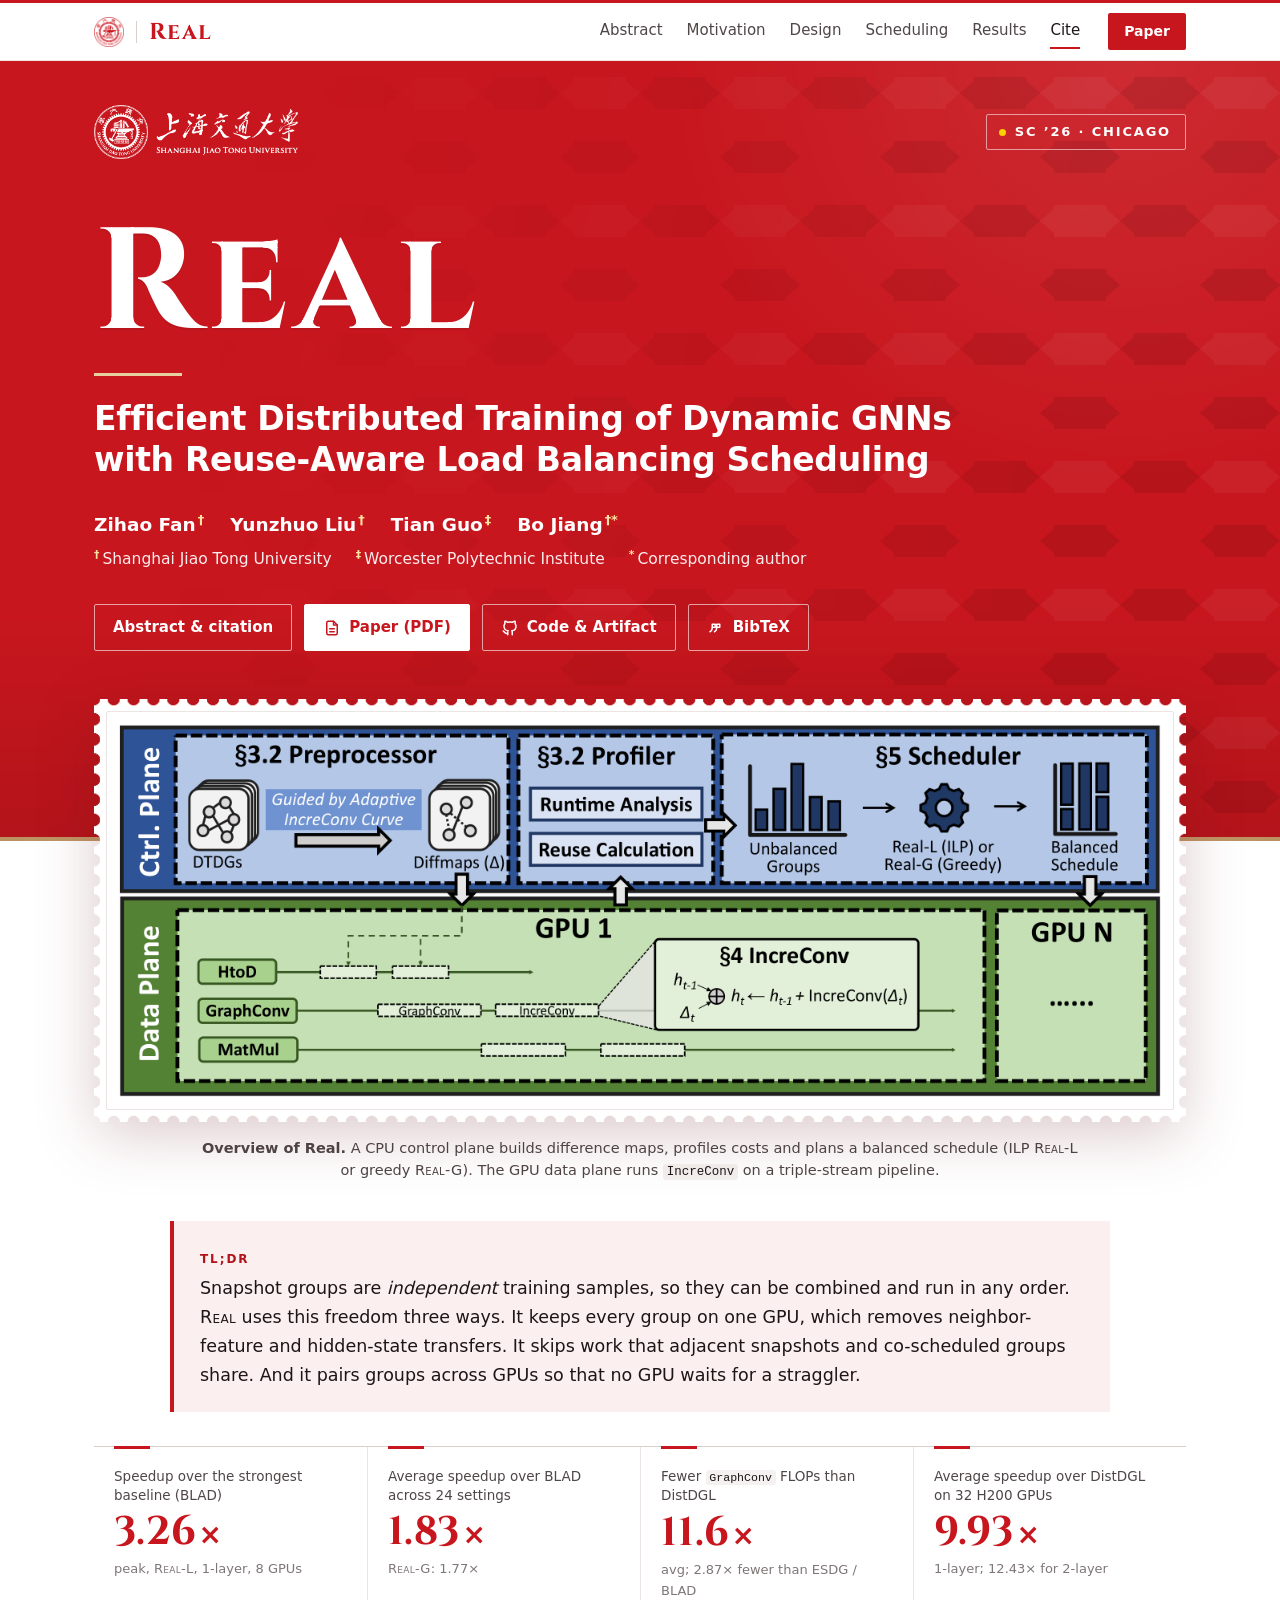
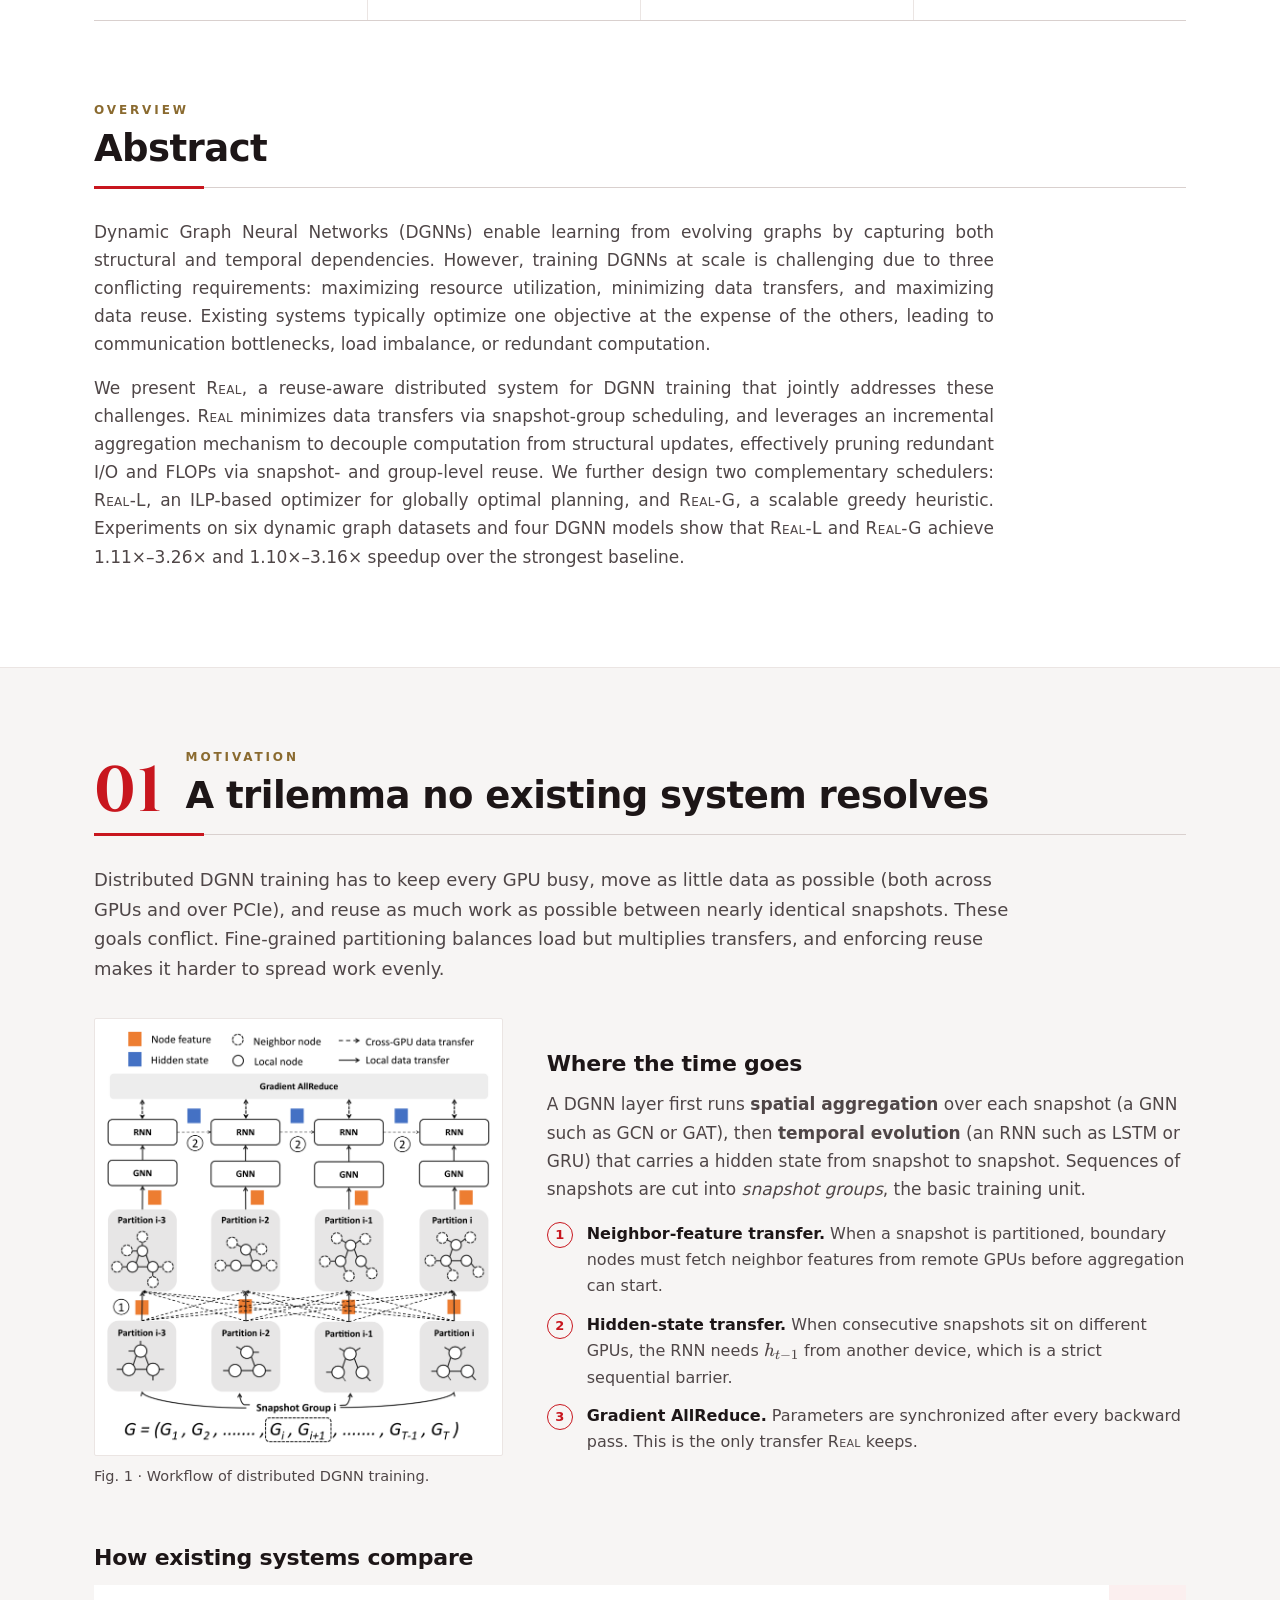
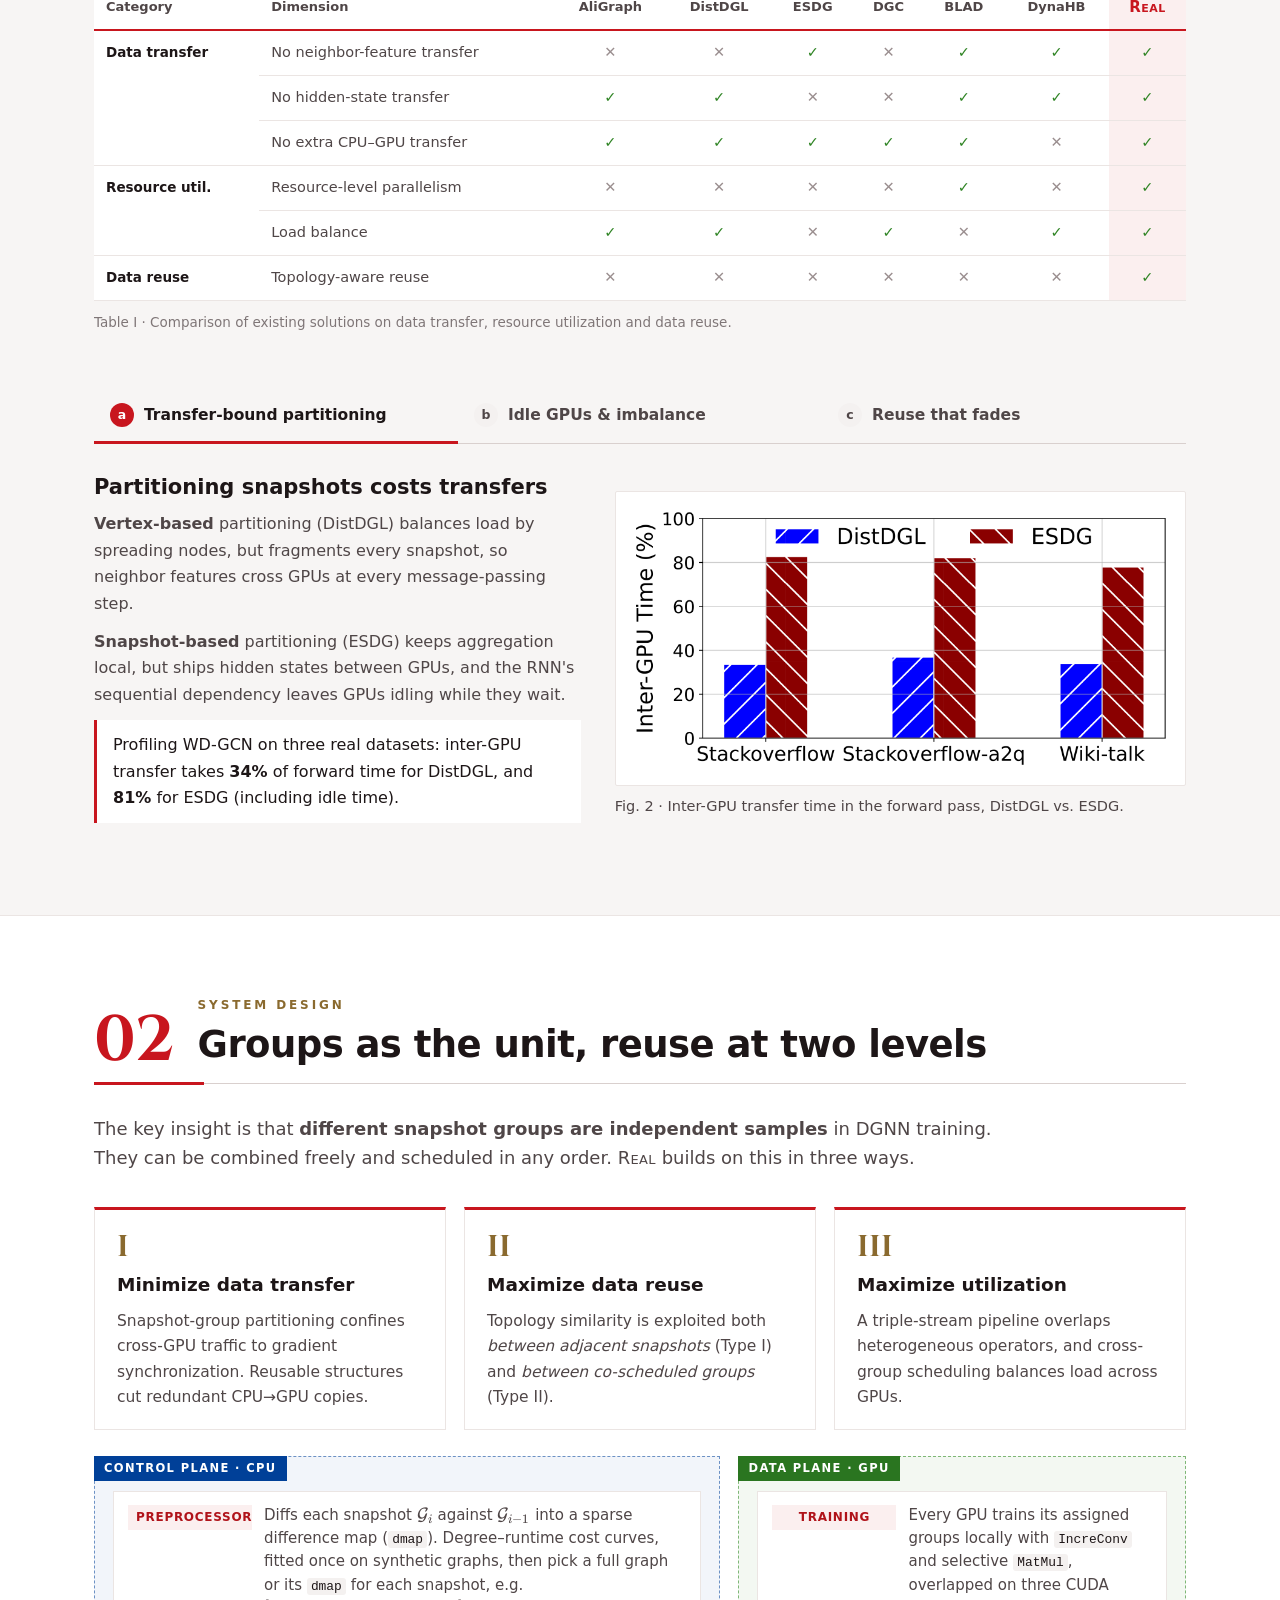
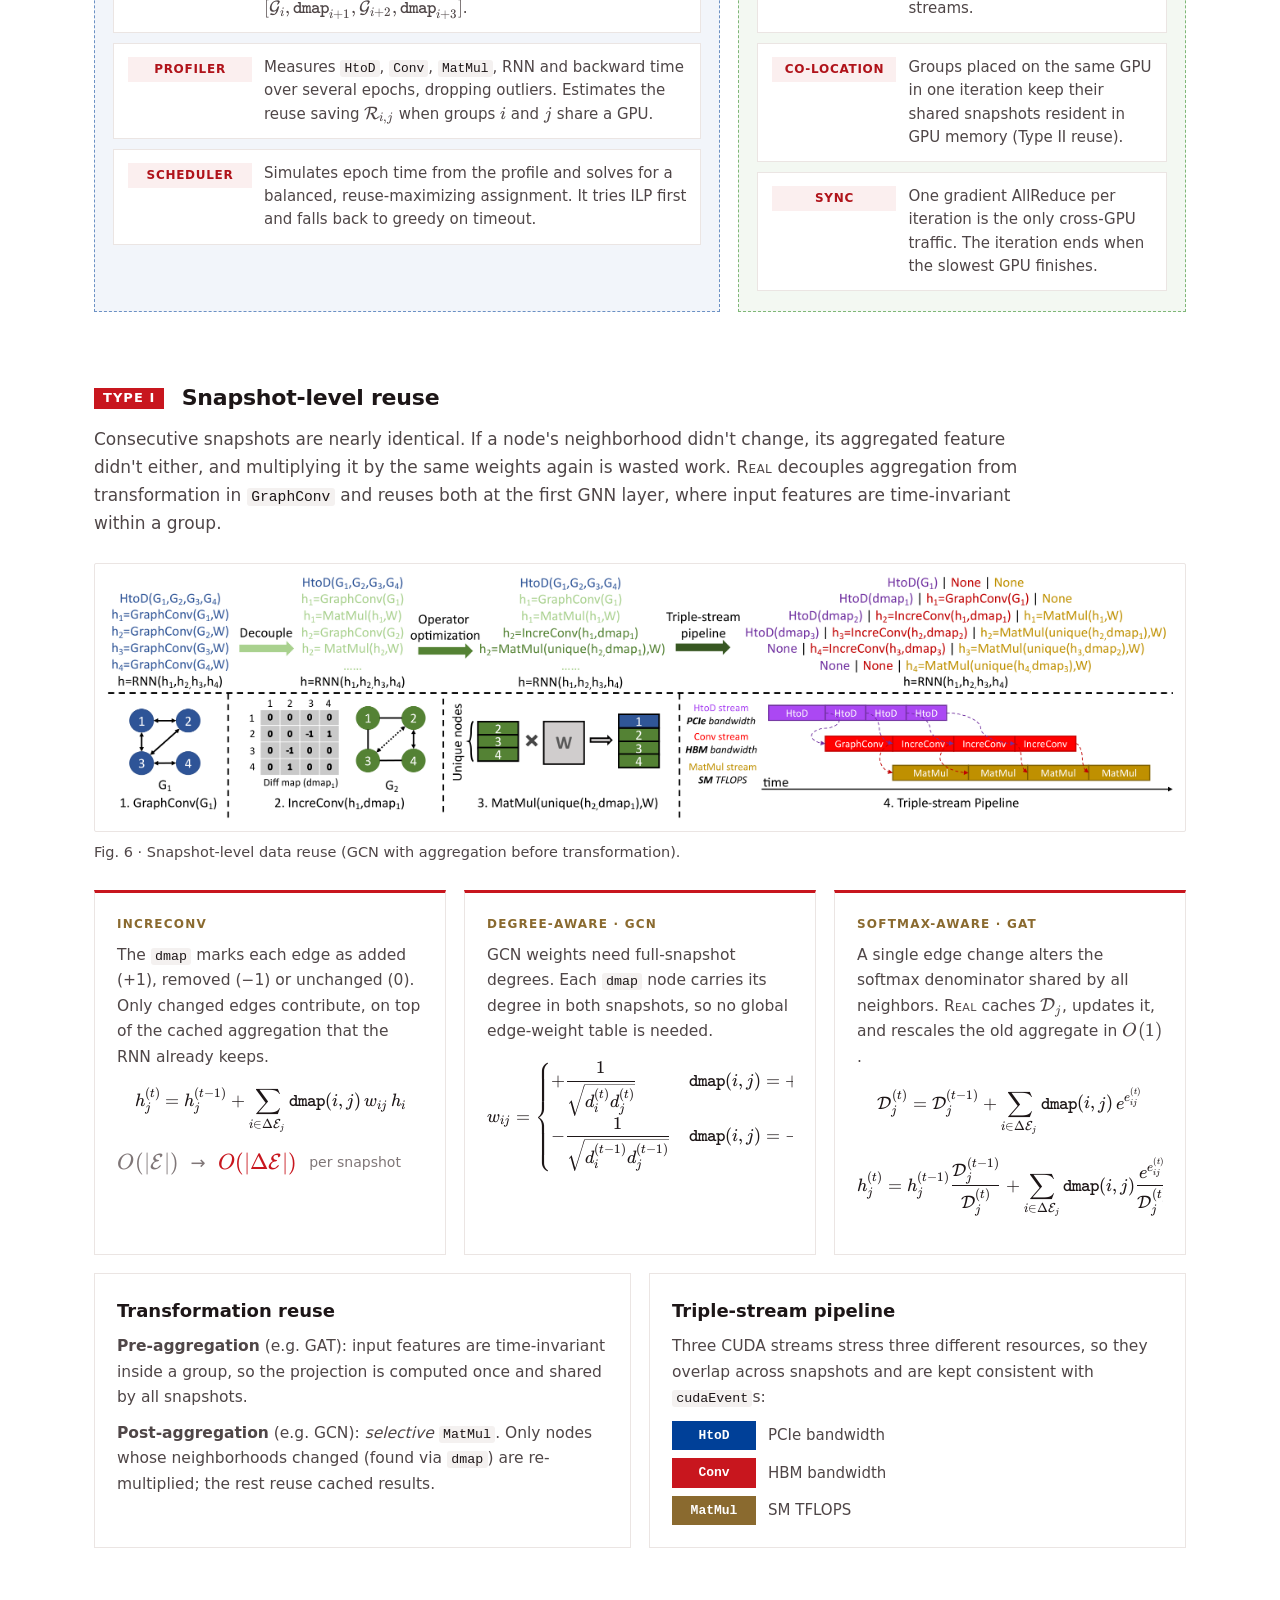
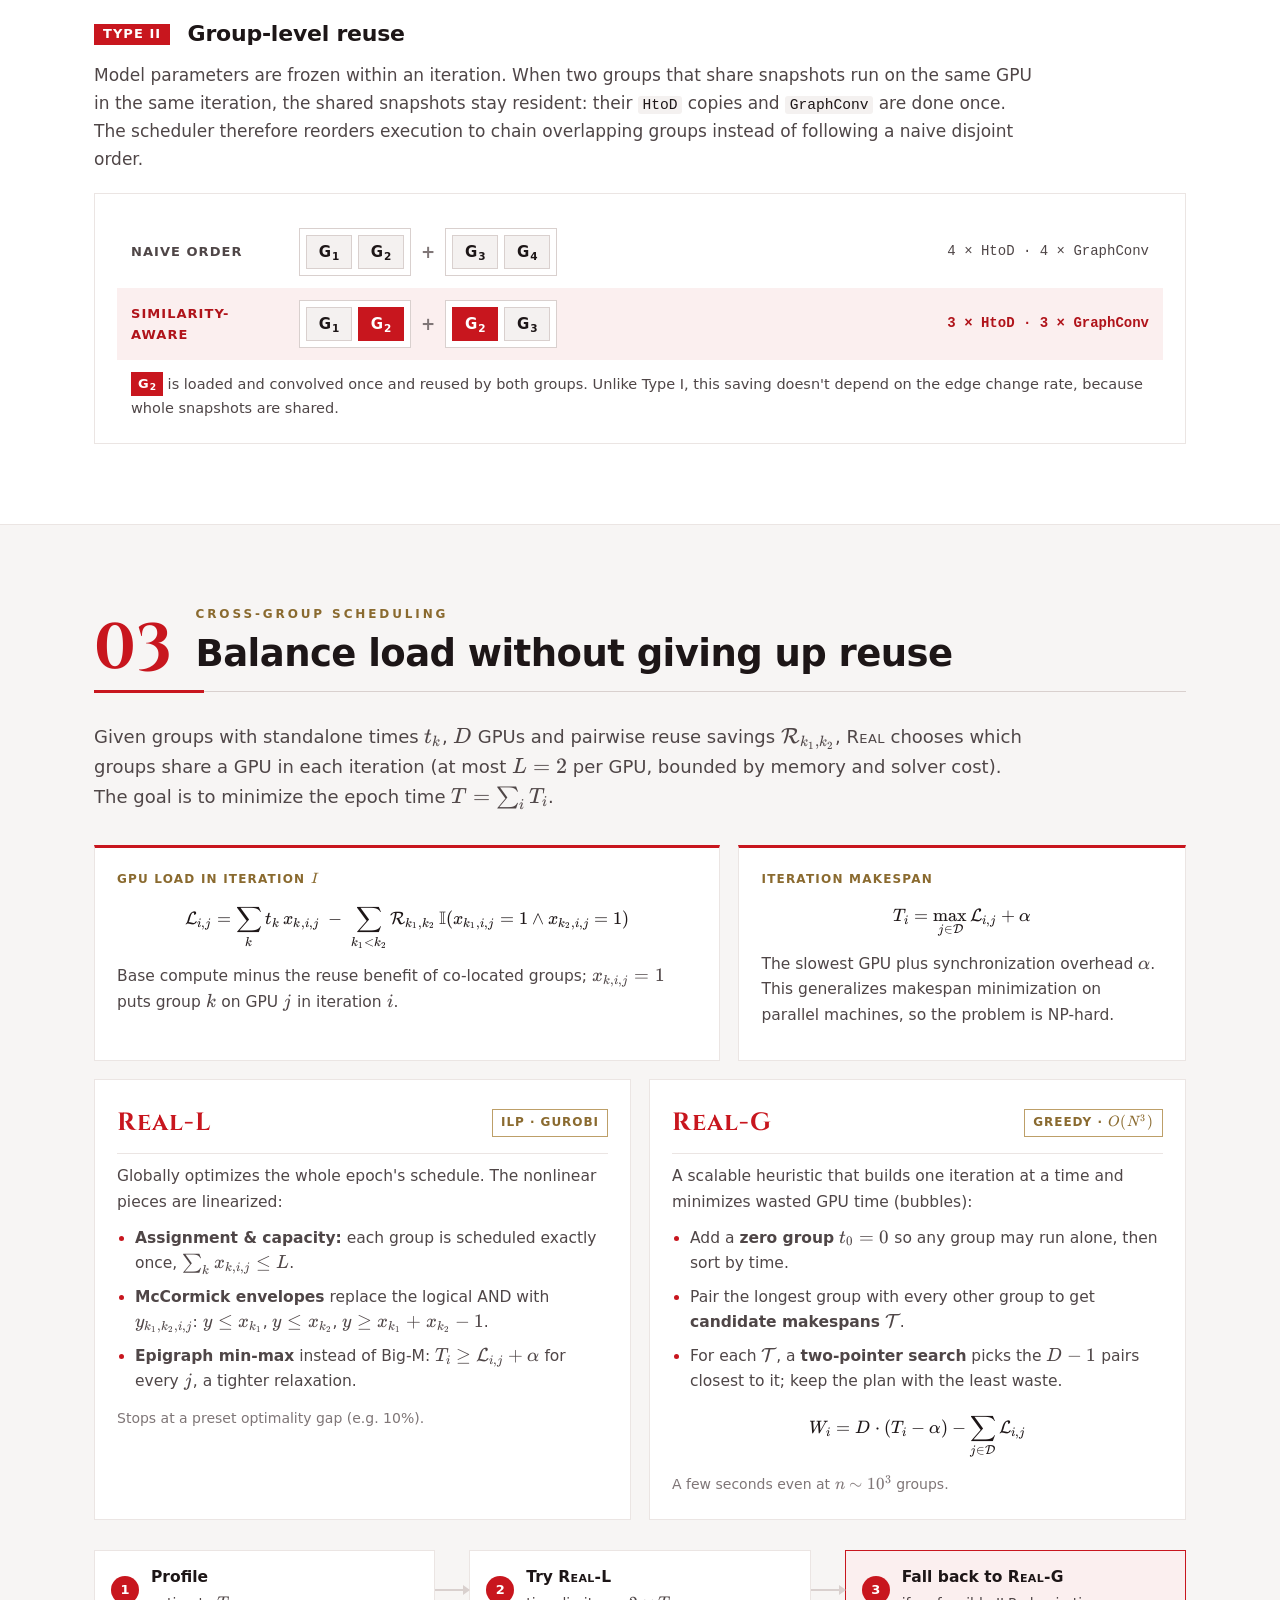
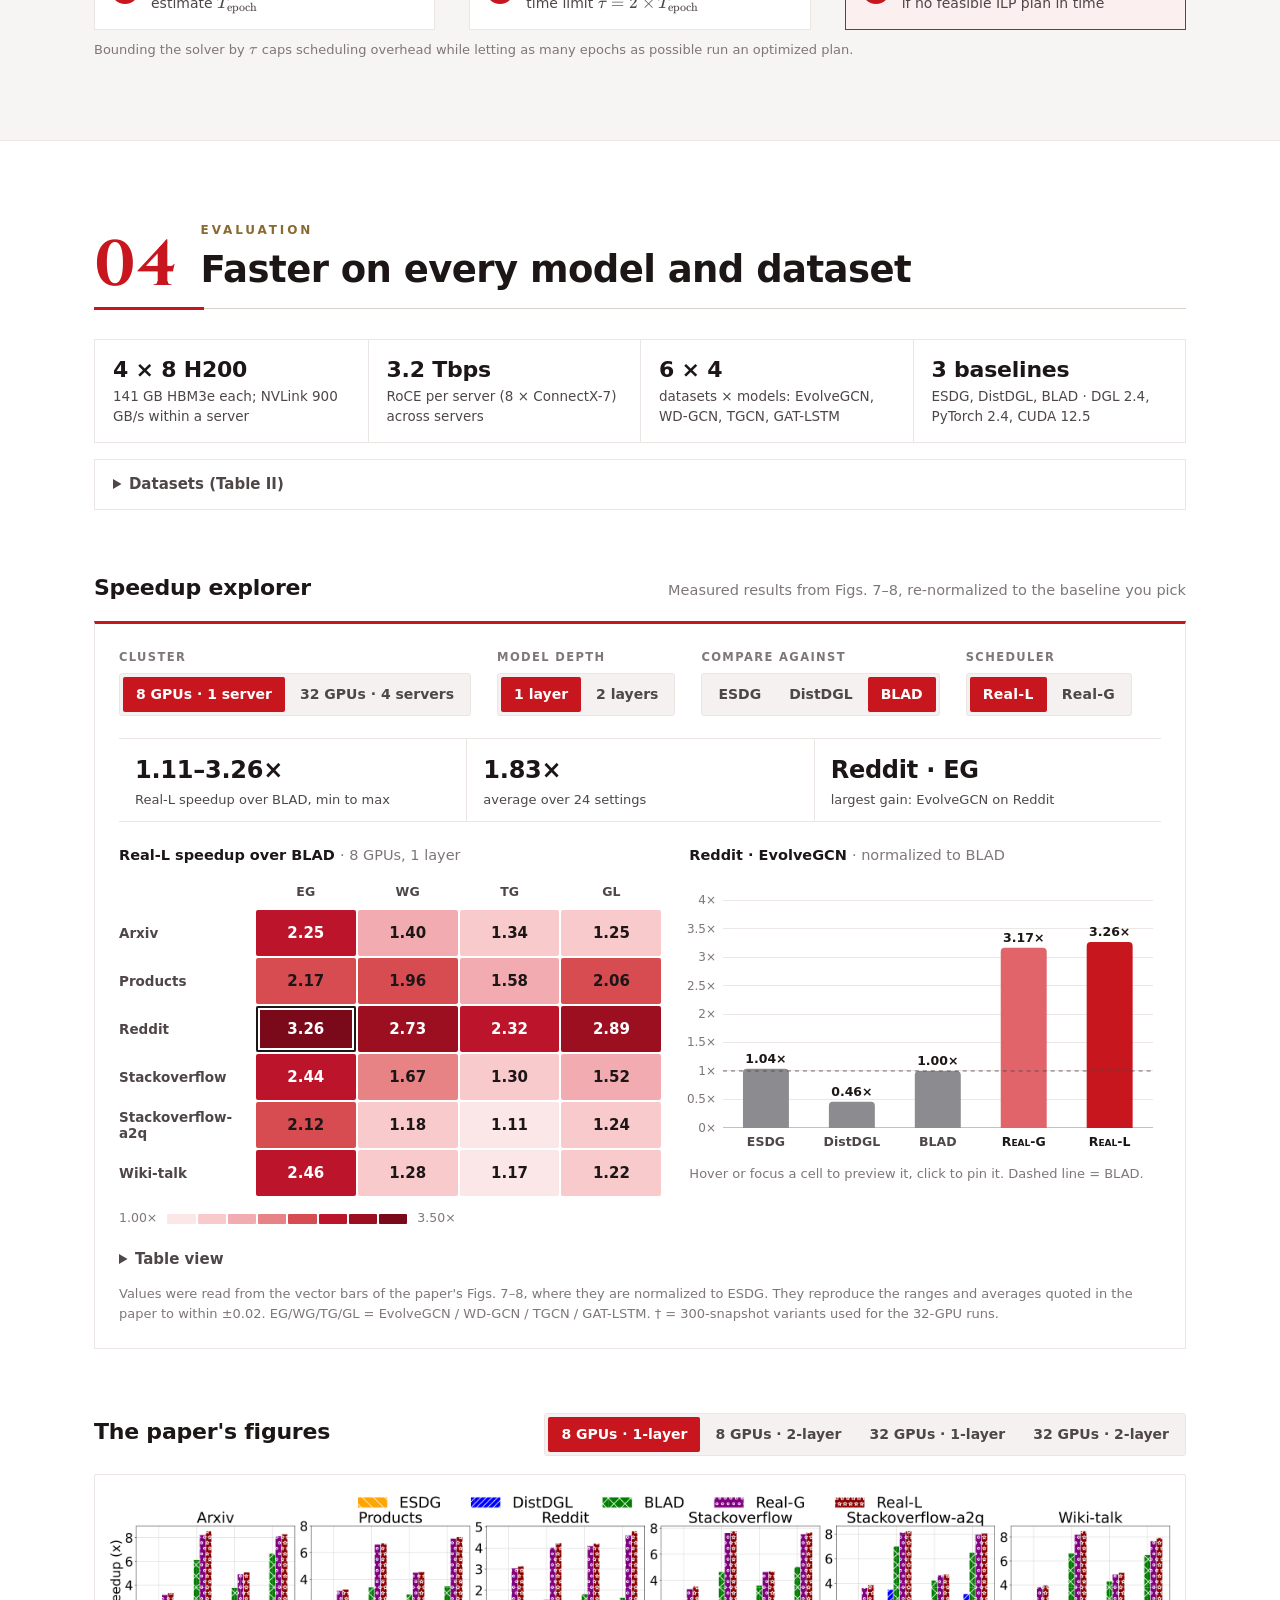
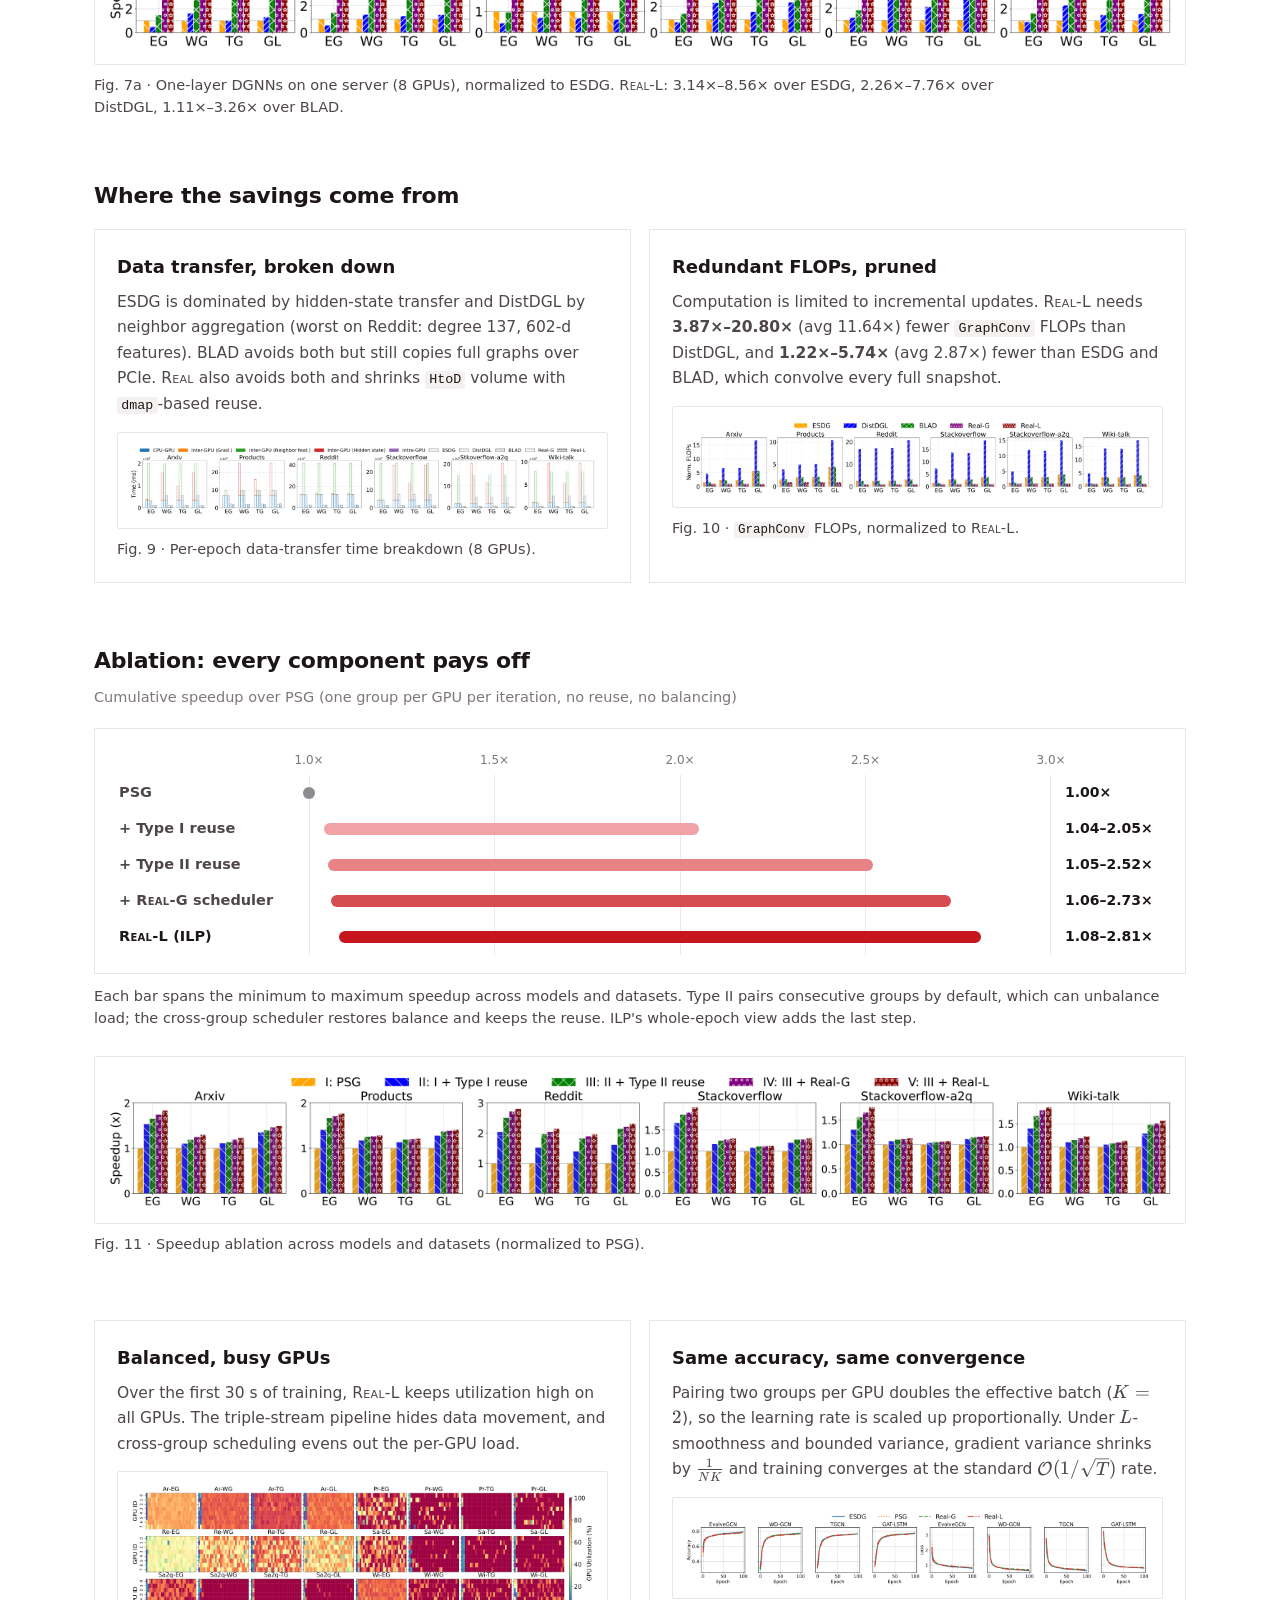
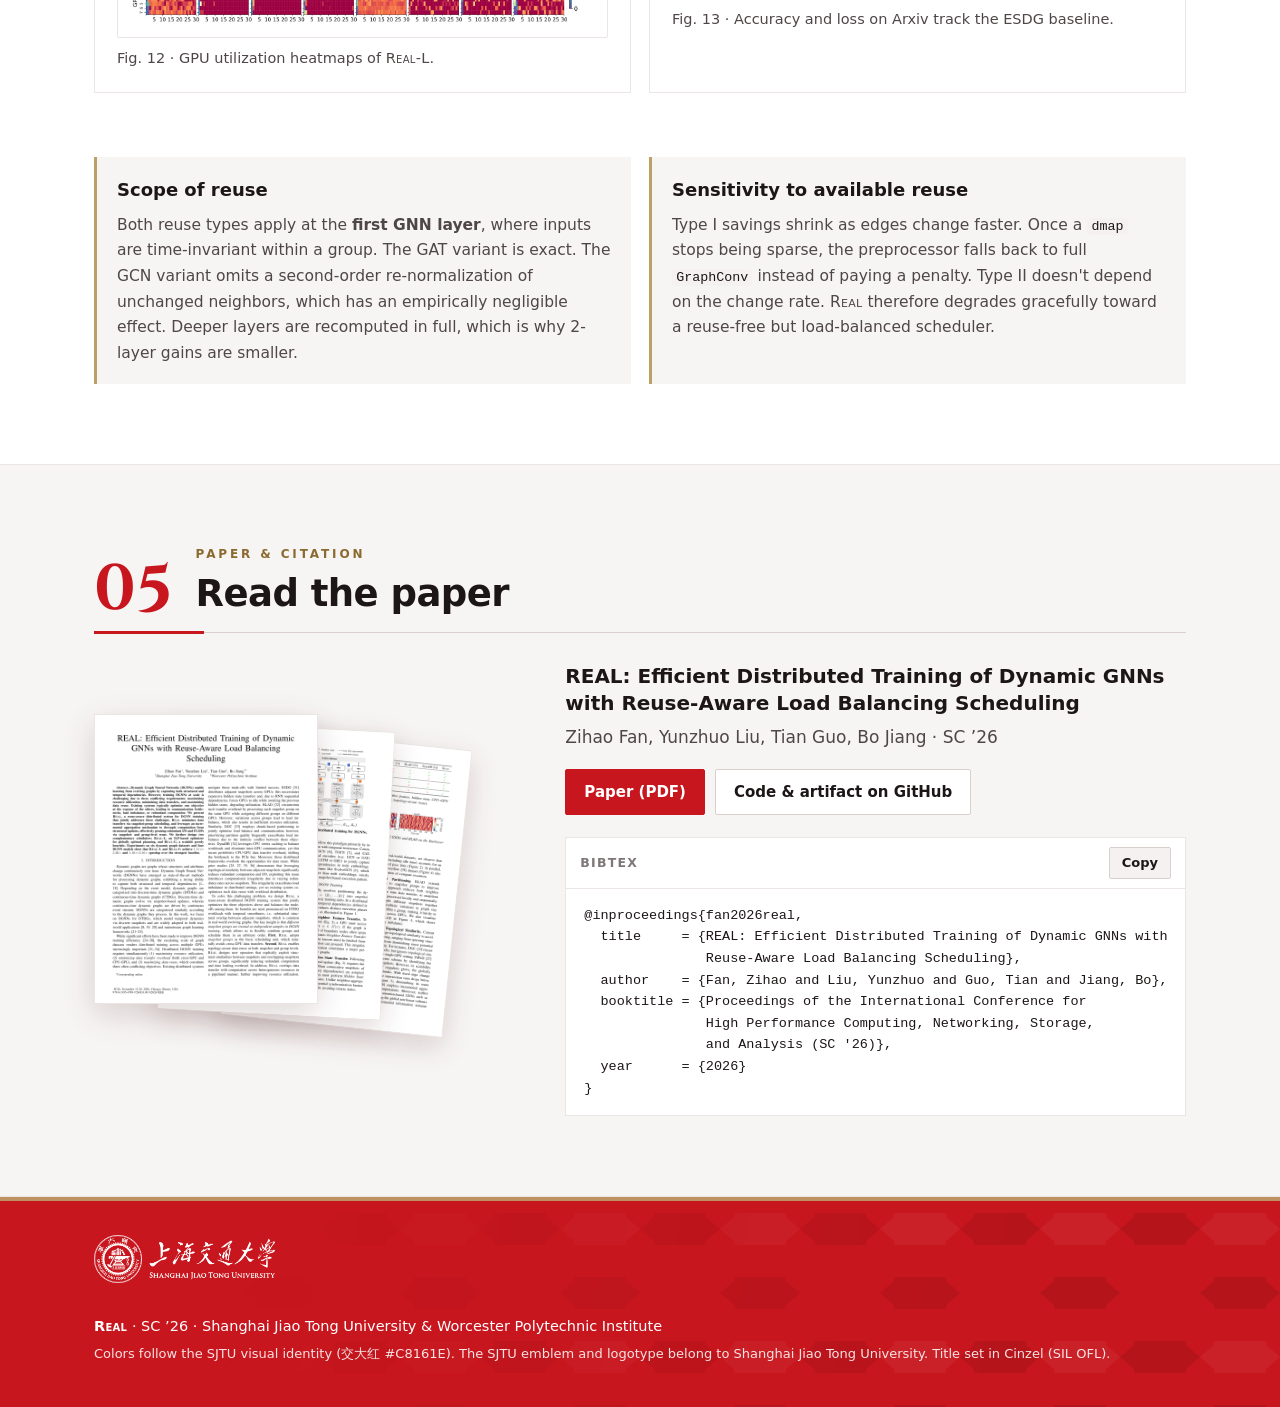
<file: index.html>
<!doctype html>
<html lang="en">
<head>
  <meta charset="utf-8">
  <meta name="google-site-verification" content="AmGFFldT5GUpGjgo55bfySwnF1IBDEWi4exq4j7P68U" />
  <meta name="viewport" content="width=device-width, initial-scale=1">
  <title>REAL: Efficient Distributed Training of Dynamic GNNs with Reuse-Aware Load Balancing Scheduling · SC ’26</title>
  <meta name="description" content="REAL is a reuse-aware distributed training system for dynamic GNNs. It co-optimizes data transfer, data reuse and load balance, reaching up to 3.26× speedup over the strongest baseline on H200 GPUs. SC ’26.">
  <meta name="citation_title" content="REAL: Efficient Distributed Training of Dynamic GNNs with Reuse-Aware Load Balancing Scheduling">
  <meta name="citation_author" content="Zihao Fan">
  <meta name="citation_author" content="Yunzhuo Liu">
  <meta name="citation_author" content="Tian Guo">
  <meta name="citation_author" content="Bo Jiang">
  <meta name="citation_publication_date" content="2026">
  <meta name="citation_conference_title" content="International Conference for High Performance Computing, Networking, Storage and Analysis (SC 2026)">
  <meta name="citation_publisher" content="IEEE">
  <meta name="citation_pdf_url" content="https://jayfzh.github.io/REAL/static/pdf/REAL_SC26.pdf">
  <link rel="canonical" href="https://jayfzh.github.io/REAL/">
  <meta name="theme-color" content="#c8161e">
  <meta property="og:type" content="website">
  <meta property="og:title" content="REAL: Efficient Distributed Training of Dynamic GNNs (SC ’26)">
  <meta property="og:description" content="Reuse-aware load-balancing scheduling for distributed DGNN training. Up to 3.26× over the strongest baseline.">
  <meta property="og:url" content="https://jayfzh.github.io/REAL/">
  <meta property="og:image" content="https://jayfzh.github.io/REAL/static/img/overview.png">
  <meta name="twitter:card" content="summary_large_image">
  <link rel="icon" type="image/png" href="static/img/favicon-64.png">
  <link rel="apple-touch-icon" href="static/img/apple-touch-icon.png">
  <link rel="preload" href="static/fonts/Cinzel-var.woff" as="font" type="font/woff" crossorigin>
  <link rel="stylesheet" href="static/vendor/katex/katex.min.css">
  <link rel="stylesheet" href="static/css/style.css">
  <script defer src="static/vendor/katex/katex.min.js"></script>
  <script defer src="static/vendor/katex/auto-render.min.js"></script>
  <script defer src="static/js/data.js"></script>
  <script defer src="static/js/main.js"></script>
</head>
<body>

<header class="nav">
  <div class="nav-inner">
    <a class="nav-logo" href="#top" aria-label="REAL, back to top">
      <picture>
        <source srcset="static/img/sjtu-emblem-white.png" media="(prefers-color-scheme: dark)">
        <img class="nav-emblem" src="static/img/sjtu-emblem.png" alt="" width="30" height="30">
      </picture>
      <span class="nav-divider" aria-hidden="true"></span>
      <span class="nav-name">Real</span>
    </a>
    <nav class="nav-links" aria-label="Sections">
      <a href="paper.html">Abstract</a>
      <a href="#motivation">Motivation</a>
      <a href="#design">Design</a>
      <a href="#scheduling">Scheduling</a>
      <a href="#results">Results</a>
      <a href="#cite">Cite</a>
    </nav>
    <a class="nav-cta" href="static/pdf/REAL_SC26.pdf">Paper</a>
  </div>
</header>

<main id="top">

  <!-- ================= HERO ================= -->
  <section class="hero">
    <div class="hero-pattern" aria-hidden="true"></div>
    <div class="wrap hero-inner">
      <div class="hero-top">
        <a class="hero-logo" href="https://www.sjtu.edu.cn/" aria-label="Shanghai Jiao Tong University">
          <img src="static/img/sjtu-logo-white.png" alt="Shanghai Jiao Tong University" width="679" height="180">
        </a>
        <span class="venue"><span class="venue-dot" aria-hidden="true"></span>SC ’26 · Chicago</span>
      </div>

      <h1 class="title">
        <span class="title-name">Real</span>
        <span class="title-sub">Efficient Distributed Training of Dynamic GNNs with Reuse-Aware Load Balancing Scheduling</span>
      </h1>

      <ul class="authors">
        <li>Zihao Fan<sup>†</sup></li>
        <li>Yunzhuo Liu<sup>†</sup></li>
        <li>Tian Guo<sup>‡</sup></li>
        <li>Bo Jiang<sup>†*</sup></li>
      </ul>
      <ul class="affils">
        <li><sup>†</sup>Shanghai Jiao Tong University</li>
        <li><sup>‡</sup>Worcester Polytechnic Institute</li>
        <li><sup>*</sup>Corresponding author</li>
      </ul>

      <div class="buttons">
        <a class="btn btn-ghost" href="paper.html">Abstract &amp; citation</a>
        <a class="btn btn-light" href="static/pdf/REAL_SC26.pdf">
          <svg viewBox="0 0 24 24" aria-hidden="true"><path d="M14 3H7a2 2 0 0 0-2 2v14a2 2 0 0 0 2 2h10a2 2 0 0 0 2-2V8z"/><path d="M14 3v5h5M9 13h6M9 17h6"/></svg>
          Paper (PDF)
        </a>
        <a class="btn btn-ghost" href="https://github.com/JayFzh/REAL">
          <svg viewBox="0 0 24 24" aria-hidden="true"><path d="M9 19c-4.3 1.4-4.3-2.5-6-3m12 5v-3.5c0-1 .1-1.4-.5-2 2.8-.3 5.5-1.4 5.5-6a4.6 4.6 0 0 0-1.3-3.2 4.2 4.2 0 0 0-.1-3.2s-1.1-.3-3.5 1.3a12.3 12.3 0 0 0-6.2 0C6.5 2.8 5.4 3.1 5.4 3.1a4.2 4.2 0 0 0-.1 3.2A4.6 4.6 0 0 0 4 9.5c0 4.6 2.7 5.7 5.5 6-.6.6-.6 1.2-.5 2V21"/></svg>
          Code &amp; Artifact
        </a>
        <a class="btn btn-ghost" href="#cite">
          <svg viewBox="0 0 24 24" aria-hidden="true"><path d="M7 7h4v4H7zM13 7h4v4h-4zM7 11c0 3-1 5-3 6M13 11c0 3-1 5-3 6"/></svg>
          BibTeX
        </a>
      </div>
    </div>
  </section>

  <!-- ================= TEASER ================= -->
  <section class="wrap teaser">
    <figure class="fig">
      <div class="stamp-wrap">
        <div class="stamp zoomable">
          <img src="static/img/overview.png" alt="Overview of REAL: a CPU control plane with preprocessor, profiler and scheduler; a GPU data plane running HtoD, GraphConv/IncreConv and MatMul streams on every GPU." width="2600" height="930">
        </div>
      </div>
      <figcaption><b>Overview of Real.</b> A CPU control plane builds difference maps, profiles costs and plans a balanced schedule (ILP <span class="sc">Real-L</span> or greedy <span class="sc">Real-G</span>). The GPU data plane runs <code>IncreConv</code> on a triple-stream pipeline.</figcaption>
    </figure>

    <div class="tldr">
      <span class="tldr-tag">TL;DR</span>
      <p>Snapshot groups are <em>independent</em> training samples, so they can be combined and run in any order. <span class="sc">Real</span> uses this freedom three ways. It keeps every group on one GPU, which removes neighbor-feature and hidden-state transfers. It skips work that adjacent snapshots and co-scheduled groups share. And it pairs groups across GPUs so that no GPU waits for a straggler.</p>
    </div>

    <div class="stats">
      <div class="stat">
        <div class="stat-label">Speedup over the strongest baseline (BLAD)</div>
        <div class="stat-value">3.26<span class="x">×</span></div>
        <div class="stat-note">peak, <span class="sc">Real-L</span>, 1-layer, 8 GPUs</div>
      </div>
      <div class="stat">
        <div class="stat-label">Average speedup over BLAD across 24 settings</div>
        <div class="stat-value">1.83<span class="x">×</span></div>
        <div class="stat-note"><span class="sc">Real-G</span>: 1.77×</div>
      </div>
      <div class="stat">
        <div class="stat-label">Fewer <code>GraphConv</code> FLOPs than DistDGL</div>
        <div class="stat-value">11.6<span class="x">×</span></div>
        <div class="stat-note">avg; 2.87× fewer than ESDG / BLAD</div>
      </div>
      <div class="stat">
        <div class="stat-label">Average speedup over DistDGL on 32 H200 GPUs</div>
        <div class="stat-value">9.93<span class="x">×</span></div>
        <div class="stat-note">1-layer; 12.43× for 2-layer</div>
      </div>
    </div>
  </section>

  <!-- ================= ABSTRACT ================= -->
  <section class="wrap section" id="abstract">
    <header class="sec-head">
      <div>
        <p class="sec-en">Overview</p>
        <h2>Abstract</h2>
      </div>
    </header>
    <div class="abstract">
      <p>Dynamic Graph Neural Networks (DGNNs) enable learning from evolving graphs by capturing both structural and temporal dependencies. However, training DGNNs at scale is challenging due to three conflicting requirements: maximizing resource utilization, minimizing data transfers, and maximizing data reuse. Existing systems typically optimize one objective at the expense of the others, leading to communication bottlenecks, load imbalance, or redundant computation.</p>
      <p>We present <span class="sc">Real</span>, a reuse-aware distributed system for DGNN training that jointly addresses these challenges. <span class="sc">Real</span> minimizes data transfers via snapshot-group scheduling, and leverages an incremental aggregation mechanism to decouple computation from structural updates, effectively pruning redundant I/O and FLOPs via snapshot- and group-level reuse. We further design two complementary schedulers: <span class="sc">Real-L</span>, an ILP-based optimizer for globally optimal planning, and <span class="sc">Real-G</span>, a scalable greedy heuristic. Experiments on six dynamic graph datasets and four DGNN models show that <span class="sc">Real-L</span> and <span class="sc">Real-G</span> achieve 1.11×–3.26× and 1.10×–3.16× speedup over the strongest baseline.</p>
    </div>
  </section>

  <!-- ================= MOTIVATION ================= -->
  <section class="band" id="motivation">
    <div class="wrap section">
      <header class="sec-head">
        <span class="sec-no" aria-hidden="true">01</span>
        <div>
          <p class="sec-en">Motivation</p>
          <h2>A trilemma no existing system resolves</h2>
        </div>
      </header>
      <p class="lead">Distributed DGNN training has to keep every GPU busy, move as little data as possible (both across GPUs and over PCIe), and reuse as much work as possible between nearly identical snapshots. These goals conflict. Fine-grained partitioning balances load but multiplies transfers, and enforcing reuse makes it harder to spread work evenly.</p>

      <div class="split">
        <figure class="fig zoomable fig-workflow">
          <img src="static/img/workflow.png" alt="Workflow of distributed DGNN training: snapshot groups, spatial aggregation with neighbor feature transfer, temporal evolution with hidden state transfer, and gradient AllReduce." width="1600" height="1725" loading="lazy">
          <figcaption>Fig. 1 · Workflow of distributed DGNN training.</figcaption>
        </figure>
        <div class="prose">
          <h3 class="h3">Where the time goes</h3>
          <p>A DGNN layer first runs <b>spatial aggregation</b> over each snapshot (a GNN such as GCN or GAT), then <b>temporal evolution</b> (an RNN such as LSTM or GRU) that carries a hidden state from snapshot to snapshot. Sequences of snapshots are cut into <em>snapshot groups</em>, the basic training unit.</p>
          <ol class="steps">
            <li><span class="step-no">1</span><div><b>Neighbor-feature transfer.</b> When a snapshot is partitioned, boundary nodes must fetch neighbor features from remote GPUs before aggregation can start.</div></li>
            <li><span class="step-no">2</span><div><b>Hidden-state transfer.</b> When consecutive snapshots sit on different GPUs, the RNN needs \(h_{t-1}\) from another device, which is a strict sequential barrier.</div></li>
            <li><span class="step-no">3</span><div><b>Gradient AllReduce.</b> Parameters are synchronized after every backward pass. This is the only transfer <span class="sc">Real</span> keeps.</div></li>
          </ol>
        </div>
      </div>

      <div class="cmp">
        <h3 class="h3">How existing systems compare</h3>
        <p class="swipe-hint" aria-hidden="true">Swipe the table sideways to see all systems →</p>
        <div class="table-scroll">
          <table class="cmp-table">
            <caption>Table I · Comparison of existing solutions on data transfer, resource utilization and data reuse.</caption>
            <thead>
              <tr><th scope="col">Category</th><th scope="col">Dimension</th><th scope="col">AliGraph</th><th scope="col">DistDGL</th><th scope="col">ESDG</th><th scope="col">DGC</th><th scope="col">BLAD</th><th scope="col">DynaHB</th><th scope="col" class="us">Real</th></tr>
            </thead>
            <tbody>
              <tr><th scope="row" rowspan="3">Data transfer</th><td class="dim">No neighbor-feature transfer</td><td class="n">✕</td><td class="n">✕</td><td class="y">✓</td><td class="n">✕</td><td class="y">✓</td><td class="y">✓</td><td class="y us">✓</td></tr>
              <tr><td class="dim">No hidden-state transfer</td><td class="y">✓</td><td class="y">✓</td><td class="n">✕</td><td class="n">✕</td><td class="y">✓</td><td class="y">✓</td><td class="y us">✓</td></tr>
              <tr><td class="dim">No extra CPU–GPU transfer</td><td class="y">✓</td><td class="y">✓</td><td class="y">✓</td><td class="y">✓</td><td class="y">✓</td><td class="n">✕</td><td class="y us">✓</td></tr>
              <tr class="grp"><th scope="row" rowspan="2">Resource util.</th><td class="dim">Resource-level parallelism</td><td class="n">✕</td><td class="n">✕</td><td class="n">✕</td><td class="n">✕</td><td class="y">✓</td><td class="n">✕</td><td class="y us">✓</td></tr>
              <tr><td class="dim">Load balance</td><td class="y">✓</td><td class="y">✓</td><td class="n">✕</td><td class="y">✓</td><td class="n">✕</td><td class="y">✓</td><td class="y us">✓</td></tr>
              <tr class="grp"><th scope="row">Data reuse</th><td class="dim">Topology-aware reuse</td><td class="n">✕</td><td class="n">✕</td><td class="n">✕</td><td class="n">✕</td><td class="n">✕</td><td class="n">✕</td><td class="y us">✓</td></tr>
            </tbody>
          </table>
        </div>
      </div>

      <div class="insights" data-tabs>
        <div class="tablist" role="tablist" aria-label="Limitations of existing approaches">
          <button class="tab" role="tab" id="tab-xfer" aria-controls="panel-xfer" data-tab="xfer" aria-selected="true"><span class="tab-num">a</span>Transfer-bound partitioning</button>
          <button class="tab" role="tab" id="tab-idle" aria-controls="panel-idle" data-tab="idle"><span class="tab-num">b</span>Idle GPUs &amp; imbalance</button>
          <button class="tab" role="tab" id="tab-reuse" aria-controls="panel-reuse" data-tab="reuse"><span class="tab-num">c</span>Reuse that fades</button>
        </div>

        <div class="panel" role="tabpanel" id="panel-xfer" aria-labelledby="tab-xfer" data-panel="xfer">
          <div class="panel-text">
            <h3>Partitioning snapshots costs transfers</h3>
            <p><b>Vertex-based</b> partitioning (DistDGL) balances load by spreading nodes, but fragments every snapshot, so neighbor features cross GPUs at every message-passing step.</p>
            <p><b>Snapshot-based</b> partitioning (ESDG) keeps aggregation local, but ships hidden states between GPUs, and the RNN's sequential dependency leaves GPUs idling while they wait.</p>
            <p class="insight">Profiling WD-GCN on three real datasets: inter-GPU transfer takes <b>34%</b> of forward time for DistDGL, and <b>81%</b> for ESDG (including idle time).</p>
          </div>
          <figure class="fig zoomable">
            <img src="static/img/inter_gpu_time.png" alt="Inter-GPU data transfer time during the forward pass for DistDGL and ESDG on three datasets." width="1800" height="888" loading="lazy">
            <figcaption>Fig. 2 · Inter-GPU transfer time in the forward pass, DistDGL vs. ESDG.</figcaption>
          </figure>
        </div>

        <div class="panel" role="tabpanel" id="panel-idle" aria-labelledby="tab-idle" data-panel="idle" hidden>
          <div class="panel-text">
            <h3>Locality alone leaves GPUs unevenly loaded</h3>
            <p><b>Group-based</b> partitioning (BLAD) processes each snapshot group on a single GPU, which removes both neighbor-feature and hidden-state transfers.</p>
            <p>But variations in graph size and structure <em>accumulate</em> inside a group. Some GPUs finish early and sit idle until the slowest one is done.</p>
            <p class="insight">On Stackoverflow, ESDG under-utilizes all GPUs, while BLAD shows uneven utilization caused by load imbalance.</p>
          </div>
          <figure class="fig zoomable">
            <img src="static/img/gpu_util_motiv.png" alt="GPU utilization over time for ESDG and BLAD on the Stackoverflow dataset." width="2550" height="672" loading="lazy">
            <figcaption>Fig. 4 · GPU utilization of ESDG and BLAD on Stackoverflow.</figcaption>
          </figure>
        </div>

        <div class="panel" role="tabpanel" id="panel-reuse" aria-labelledby="tab-reuse" data-panel="reuse" hidden>
          <div class="panel-text">
            <h3>Existing reuse doesn't scale or generalize</h3>
            <p>Adjacent snapshots share most of their topology, yet distributed systems redo full <code>GraphConv</code> on every one. Single-GPU PiPAD reuses the <em>global</em> intersection of all snapshots, but that intersection shrinks fast. reINC prunes work incrementally but ignores load balance.</p>
            <p>Neither handles attention-based GNNs: GAT's softmax couples every neighbor of a node, so it can't be maintained from incremental changes alone.</p>
            <p class="insight">With a fixed 5–15% edge change rate, the global intersection drops <b>below 20%</b> after 30 snapshots.</p>
          </div>
          <figure class="fig zoomable fig-sm">
            <img src="static/img/overlap_ratio.png" alt="Topology overlap ratio versus number of snapshots for edge change rates of 5, 10 and 15 percent." width="1800" height="982" loading="lazy">
            <figcaption>Fig. 3 · Effect of change rate and snapshot count on topology overlap.</figcaption>
          </figure>
        </div>
      </div>
    </div>
  </section>

  <!-- ================= DESIGN ================= -->
  <section class="wrap section" id="design">
    <header class="sec-head">
      <span class="sec-no" aria-hidden="true">02</span>
      <div>
        <p class="sec-en">System design</p>
        <h2>Groups as the unit, reuse at two levels</h2>
      </div>
    </header>
    <p class="lead">The key insight is that <b>different snapshot groups are independent samples</b> in DGNN training. They can be combined freely and scheduled in any order. <span class="sc">Real</span> builds on this in three ways.</p>

    <div class="principles">
      <div class="principle">
        <span class="p-no">I</span>
        <h3>Minimize data transfer</h3>
        <p>Snapshot-group partitioning confines cross-GPU traffic to gradient synchronization. Reusable structures cut redundant CPU→GPU copies.</p>
      </div>
      <div class="principle">
        <span class="p-no">II</span>
        <h3>Maximize data reuse</h3>
        <p>Topology similarity is exploited both <em>between adjacent snapshots</em> (Type I) and <em>between co-scheduled groups</em> (Type II).</p>
      </div>
      <div class="principle">
        <span class="p-no">III</span>
        <h3>Maximize utilization</h3>
        <p>A triple-stream pipeline overlaps heterogeneous operators, and cross-group scheduling balances load across GPUs.</p>
      </div>
    </div>

    <div class="arch">
      <div class="arch-plane">
        <span class="plane-tag">Control plane · CPU</span>
        <div class="component"><span class="chip">Preprocessor</span><div>Diffs each snapshot \(\mathcal{G}_i\) against \(\mathcal{G}_{i-1}\) into a sparse difference map (<code>dmap</code>). Degree–runtime cost curves, fitted once on synthetic graphs, then pick a full graph or its <code>dmap</code> for each snapshot, e.g. \([\mathcal{G}_i, \texttt{dmap}_{i+1}, \mathcal{G}_{i+2}, \texttt{dmap}_{i+3}]\).</div></div>
        <div class="component"><span class="chip">Profiler</span><div>Measures <code>HtoD</code>, <code>Conv</code>, <code>MatMul</code>, RNN and backward time over several epochs, dropping outliers. Estimates the reuse saving \(\mathcal{R}_{i,j}\) when groups \(i\) and \(j\) share a GPU.</div></div>
        <div class="component"><span class="chip">Scheduler</span><div>Simulates epoch time from the profile and solves for a balanced, reuse-maximizing assignment. It tries ILP first and falls back to greedy on timeout.</div></div>
      </div>
      <div class="arch-plane plane-data">
        <span class="plane-tag">Data plane · GPU</span>
        <div class="component"><span class="chip">Training</span><div>Every GPU trains its assigned groups locally with <code>IncreConv</code> and selective <code>MatMul</code>, overlapped on three CUDA streams.</div></div>
        <div class="component"><span class="chip">Co-location</span><div>Groups placed on the same GPU in one iteration keep their shared snapshots resident in GPU memory (Type II reuse).</div></div>
        <div class="component"><span class="chip">Sync</span><div>One gradient AllReduce per iteration is the only cross-GPU traffic. The iteration ends when the slowest GPU finishes.</div></div>
      </div>
    </div>

    <!-- Type I -->
    <div class="subsection" id="type1">
      <h3 class="h3"><span class="kicker">Type I</span> Snapshot-level reuse</h3>
      <p class="sub-lead">Consecutive snapshots are nearly identical. If a node's neighborhood didn't change, its aggregated feature didn't either, and multiplying it by the same weights again is wasted work. <span class="sc">Real</span> decouples aggregation from transformation in <code>GraphConv</code> and reuses both at the first GNN layer, where input features are time-invariant within a group.</p>
      <figure class="fig zoomable fig-wide">
        <img src="static/img/snapshot_reuse.png" alt="Snapshot-level data reuse: decoupling GraphConv into aggregation and MatMul, replacing later GraphConvs with IncreConv on difference maps, MatMul on unique changed nodes, and a triple-stream pipeline overlapping HtoD, Conv and MatMul." width="2600" height="593" loading="lazy">
        <figcaption>Fig. 6 · Snapshot-level data reuse (GCN with aggregation before transformation).</figcaption>
      </figure>

      <div class="eq-grid">
        <div class="eq-card">
          <span class="eq-label">IncreConv</span>
          <p>The <code>dmap</code> marks each edge as added (+1), removed (−1) or unchanged (0). Only changed edges contribute, on top of the cached aggregation that the RNN already keeps.</p>
          <div class="eq">$$h_j^{(t)} = h_j^{(t-1)} + \sum_{i \in \Delta\mathcal{E}_j} \texttt{dmap}(i,j)\, w_{ij}\, h_i$$</div>
          <div class="complexity"><span class="old">\(O(|\mathcal{E}|)\)</span><span class="arrow">→</span><span class="new">\(O(|\Delta\mathcal{E}|)\)</span><span class="muted-inline">per snapshot</span></div>
        </div>
        <div class="eq-card">
          <span class="eq-label">Degree-aware · GCN</span>
          <p>GCN weights need full-snapshot degrees. Each <code>dmap</code> node carries its degree in both snapshots, so no global edge-weight table is needed.</p>
          <div class="eq">$$w_{ij} = \begin{cases} +\dfrac{1}{\sqrt{d_i^{(t)} d_j^{(t)}}} & \texttt{dmap}(i,j) = +1 \\[8pt] -\dfrac{1}{\sqrt{d_i^{(t-1)} d_j^{(t-1)}}} & \texttt{dmap}(i,j) = -1 \end{cases}$$</div>
        </div>
        <div class="eq-card">
          <span class="eq-label">Softmax-aware · GAT</span>
          <p>A single edge change alters the softmax denominator shared by all neighbors. <span class="sc">Real</span> caches \(\mathcal{D}_j\), updates it, and rescales the old aggregate in \(O(1)\).</p>
          <div class="eq">$$\mathcal{D}_j^{(t)} = \mathcal{D}_j^{(t-1)} + \sum_{i \in \Delta\mathcal{E}_j} \texttt{dmap}(i,j)\, e^{e_{ij}^{(t)}}$$</div>
          <div class="eq">$$h_j^{(t)} = h_j^{(t-1)} \frac{\mathcal{D}_j^{(t-1)}}{\mathcal{D}_j^{(t)}} + \sum_{i \in \Delta\mathcal{E}_j} \texttt{dmap}(i,j) \frac{e^{e_{ij}^{(t)}}}{\mathcal{D}_j^{(t)}} \mathcal{W} h_i$$</div>
        </div>
      </div>

      <div class="two-col reuse-cards">
        <div class="card">
          <h4>Transformation reuse</h4>
          <p><b>Pre-aggregation</b> (e.g. GAT): input features are time-invariant inside a group, so the projection is computed once and shared by all snapshots.</p>
          <p><b>Post-aggregation</b> (e.g. GCN): <em>selective</em> <code>MatMul</code>. Only nodes whose neighborhoods changed (found via <code>dmap</code>) are re-multiplied; the rest reuse cached results.</p>
        </div>
        <div class="card">
          <h4>Triple-stream pipeline</h4>
          <p>Three CUDA streams stress three different resources, so they overlap across snapshots and are kept consistent with <code>cudaEvent</code>s:</p>
          <ul class="streams">
            <li><span class="stream s-htod">HtoD</span>PCIe bandwidth</li>
            <li><span class="stream s-conv">Conv</span>HBM bandwidth</li>
            <li><span class="stream s-mm">MatMul</span>SM TFLOPS</li>
          </ul>
        </div>
      </div>
    </div>

    <!-- Type II -->
    <div class="subsection" id="type2">
      <h3 class="h3"><span class="kicker">Type II</span> Group-level reuse</h3>
      <p class="sub-lead">Model parameters are frozen within an iteration. When two groups that share snapshots run on the same GPU in the same iteration, the shared snapshots stay resident: their <code>HtoD</code> copies and <code>GraphConv</code> are done once. The scheduler therefore reorders execution to chain overlapping groups instead of following a naive disjoint order.</p>
      <div class="chain" role="img" aria-label="Naive pairing loads G1, G2, G3, G4 for two disjoint groups; similarity-aware pairing of [G1,G2] with [G2,G3] loads only G1, G2, G3 because G2 is shared.">
        <div class="chain-row">
          <span class="chain-label">Naive order</span>
          <div class="chain-groups">
            <span class="grp-box"><span class="snap">G<sub>1</sub></span><span class="snap">G<sub>2</sub></span></span>
            <span class="plus">+</span>
            <span class="grp-box"><span class="snap">G<sub>3</sub></span><span class="snap">G<sub>4</sub></span></span>
          </div>
          <span class="chain-cost">4 × HtoD · 4 × GraphConv</span>
        </div>
        <div class="chain-row on">
          <span class="chain-label">Similarity-aware</span>
          <div class="chain-groups">
            <span class="grp-box"><span class="snap">G<sub>1</sub></span><span class="snap shared">G<sub>2</sub></span></span>
            <span class="plus">+</span>
            <span class="grp-box"><span class="snap shared">G<sub>2</sub></span><span class="snap">G<sub>3</sub></span></span>
          </div>
          <span class="chain-cost">3 × HtoD · 3 × GraphConv</span>
        </div>
        <p class="chain-note"><span class="snap shared mini">G<sub>2</sub></span> is loaded and convolved once and reused by both groups. Unlike Type I, this saving doesn't depend on the edge change rate, because whole snapshots are shared.</p>
      </div>
    </div>
  </section>

  <!-- ================= SCHEDULING ================= -->
  <section class="band" id="scheduling">
    <div class="wrap section">
      <header class="sec-head">
        <span class="sec-no" aria-hidden="true">03</span>
        <div>
          <p class="sec-en">Cross-group scheduling</p>
          <h2>Balance load without giving up reuse</h2>
        </div>
      </header>
      <p class="lead">Given groups with standalone times \(t_k\), \(D\) GPUs and pairwise reuse savings \(\mathcal{R}_{k_1,k_2}\), <span class="sc">Real</span> chooses which groups share a GPU in each iteration (at most \(L = 2\) per GPU, bounded by memory and solver cost). The goal is to minimize the epoch time \(T = \sum_i T_i\).</p>

      <div class="obj">
        <div class="eq-card">
          <span class="eq-label">GPU load in iteration \(i\)</span>
          <div class="eq">$$\mathcal{L}_{i,j} = \sum_{k} t_k\, x_{k,i,j} \;-\; \sum_{k_1 < k_2} \mathcal{R}_{k_1,k_2}\, \mathbb{I}\!\left(x_{k_1,i,j} = 1 \wedge x_{k_2,i,j} = 1\right)$$</div>
          <p>Base compute minus the reuse benefit of co-located groups; \(x_{k,i,j} = 1\) puts group \(k\) on GPU \(j\) in iteration \(i\).</p>
        </div>
        <div class="eq-card">
          <span class="eq-label">Iteration makespan</span>
          <div class="eq">$$T_i = \max_{j \in \mathcal{D}} \mathcal{L}_{i,j} + \alpha$$</div>
          <p>The slowest GPU plus synchronization overhead \(\alpha\). This generalizes makespan minimization on parallel machines, so the problem is NP-hard.</p>
        </div>
      </div>

      <div class="two-col solvers">
        <div class="card solver">
          <div class="solver-head"><span class="solver-name sc">Real-L</span><span class="solver-kind">ILP · Gurobi</span></div>
          <p>Globally optimizes the whole epoch's schedule. The nonlinear pieces are linearized:</p>
          <ul class="ticks">
            <li><b>Assignment &amp; capacity:</b> each group is scheduled exactly once, \(\sum_k x_{k,i,j} \le L\).</li>
            <li><b>McCormick envelopes</b> replace the logical AND with \(y_{k_1,k_2,i,j}\): \(y \le x_{k_1}\), \(y \le x_{k_2}\), \(y \ge x_{k_1} + x_{k_2} - 1\).</li>
            <li><b>Epigraph min-max</b> instead of Big-M: \(T_i \ge \mathcal{L}_{i,j} + \alpha\) for every \(j\), a tighter relaxation.</li>
          </ul>
          <p class="muted">Stops at a preset optimality gap (e.g. 10%).</p>
        </div>
        <div class="card solver">
          <div class="solver-head"><span class="solver-name sc">Real-G</span><span class="solver-kind">Greedy · \(O(n^3)\)</span></div>
          <p>A scalable heuristic that builds one iteration at a time and minimizes wasted GPU time (bubbles):</p>
          <ul class="ticks">
            <li>Add a <b>zero group</b> \(t_0 = 0\) so any group may run alone, then sort by time.</li>
            <li>Pair the longest group with every other group to get <b>candidate makespans</b> \(\mathcal{T}\).</li>
            <li>For each \(\mathcal{T}\), a <b>two-pointer search</b> picks the \(D - 1\) pairs closest to it; keep the plan with the least waste.</li>
          </ul>
          <div class="eq">$$W_i = D \cdot (T_i - \alpha) - \sum_{j \in \mathcal{D}} \mathcal{L}_{i,j}$$</div>
          <p class="muted">A few seconds even at \(n \sim 10^3\) groups.</p>
        </div>
      </div>

      <div class="fallback" aria-label="Scheduling strategy selection">
        <div class="fb-step"><span class="fb-k">1</span><div><b>Profile</b><p class="fb-desc">estimate \(T_{\text{epoch}}\)</p></div></div>
        <span class="fb-arrow" aria-hidden="true"></span>
        <div class="fb-step"><span class="fb-k">2</span><div><b>Try <span class="sc">Real-L</span></b><p class="fb-desc">time limit \(\tau = 2 \times T_{\text{epoch}}\)</p></div></div>
        <span class="fb-arrow" aria-hidden="true"></span>
        <div class="fb-step"><span class="fb-k">3</span><div><b>Fall back to <span class="sc">Real-G</span></b><p class="fb-desc">if no feasible ILP plan in time</p></div></div>
      </div>
      <p class="fine fb-note">Bounding the solver by \(\tau\) caps scheduling overhead while letting as many epochs as possible run an optimized plan.</p>
    </div>
  </section>

  <!-- ================= RESULTS ================= -->
  <section class="wrap section" id="results">
    <header class="sec-head">
      <span class="sec-no" aria-hidden="true">04</span>
      <div>
        <p class="sec-en">Evaluation</p>
        <h2>Faster on every model and dataset</h2>
      </div>
    </header>

    <div class="setup">
      <div class="kpi"><span class="kpi-v">4 × 8 H200</span><span class="kpi-l">141 GB HBM3e each; NVLink 900 GB/s within a server</span></div>
      <div class="kpi"><span class="kpi-v">3.2 Tbps</span><span class="kpi-l">RoCE per server (8 × ConnectX-7) across servers</span></div>
      <div class="kpi"><span class="kpi-v">6 × 4</span><span class="kpi-l">datasets × models: EvolveGCN, WD-GCN, TGCN, GAT-LSTM</span></div>
      <div class="kpi"><span class="kpi-v">3 baselines</span><span class="kpi-l">ESDG, DistDGL, BLAD · DGL 2.4, PyTorch 2.4, CUDA 12.5</span></div>
    </div>

    <details class="datasets">
      <summary>Datasets (Table II)</summary>
      <div class="table-scroll">
        <table class="data-table">
          <thead><tr><th scope="col">Dataset</th><th scope="col">\(\overline{|\mathcal{V}|}\)</th><th scope="col">\(\overline{|\mathcal{E}|}\)</th><th scope="col">\(\overline{|\mathcal{V}_d|}\)</th><th scope="col">\(\overline{|\mathcal{E}_d|}\)</th><th scope="col">\(d_v\)</th><th scope="col">\(\beta\)</th><th scope="col">\(\gamma\)</th></tr></thead>
          <tbody>
            <tr><td>Arxiv</td><td>169.3k</td><td>1.8M</td><td>88.7k</td><td>242.6k</td><td>128</td><td>10.6</td><td>100</td></tr>
            <tr><td>Products</td><td>2.4M</td><td>36.7M</td><td>1.5M</td><td>5.9M</td><td>100</td><td>15.0</td><td>100</td></tr>
            <tr><td>Reddit</td><td>232.9k</td><td>31.9M</td><td>211.6k</td><td>5.5M</td><td>602</td><td>137.3</td><td>100</td></tr>
            <tr><td>Stackoverflow</td><td>2.6M</td><td>23.1M</td><td>790.3k</td><td>3.1M</td><td>128</td><td>8.9</td><td>100</td></tr>
            <tr><td>Stackoverflow-a2q</td><td>2.5M</td><td>10.8M</td><td>554.3k</td><td>1.5M</td><td>128</td><td>4.4</td><td>100</td></tr>
            <tr><td>Wiki-talk</td><td>1.1M</td><td>6.3M</td><td>182.8k</td><td>439.4k</td><td>128</td><td>5.5</td><td>100</td></tr>
            <tr class="grp"><td>Arxiv†</td><td>169.3k</td><td>1.8M</td><td>89.3k</td><td>245.9k</td><td>128</td><td>10.6</td><td>300</td></tr>
            <tr><td>Products†</td><td>2.2M</td><td>18.6M</td><td>1.6M</td><td>3.6M</td><td>100</td><td>7.6</td><td>300</td></tr>
          </tbody>
        </table>
      </div>
      <p class="fine">Per-snapshot averages of nodes and edges, the same per <code>dmap</code>, feature dimension \(d_v\), average degree \(\beta\) and snapshot count \(\gamma\). Arxiv, Products and Reddit are made dynamic by randomly changing edges, following BLAD. The snapshot group size is 4 and the hidden dimension 64 for all runs.</p>
    </details>

    <!-- Explorer -->
    <div class="result-block">
      <div class="result-head">
        <h3 class="h3">Speedup explorer</h3>
        <span class="muted">Measured results from Figs. 7–8, re-normalized to the baseline you pick</span>
      </div>
      <div class="explorer" id="explorer">
        <div class="ex-controls">
          <div class="control">
            <span class="control-label" id="lb-scale">Cluster</span>
            <div class="seg" role="group" aria-labelledby="lb-scale" data-key="scale">
              <button type="button" data-v="g8" class="on">8 GPUs · 1 server</button>
              <button type="button" data-v="g32">32 GPUs · 4 servers</button>
            </div>
          </div>
          <div class="control">
            <span class="control-label" id="lb-depth">Model depth</span>
            <div class="seg" role="group" aria-labelledby="lb-depth" data-key="depth">
              <button type="button" data-v="l1" class="on">1 layer</button>
              <button type="button" data-v="l2">2 layers</button>
            </div>
          </div>
          <div class="control">
            <span class="control-label" id="lb-base">Compare against</span>
            <div class="seg" role="group" aria-labelledby="lb-base" data-key="base">
              <button type="button" data-v="0">ESDG</button>
              <button type="button" data-v="1">DistDGL</button>
              <button type="button" data-v="2" class="on">BLAD</button>
            </div>
          </div>
          <div class="control">
            <span class="control-label" id="lb-ours">Scheduler</span>
            <div class="seg" role="group" aria-labelledby="lb-ours" data-key="ours">
              <button type="button" data-v="4" class="on sc">Real-L</button>
              <button type="button" data-v="3" class="sc">Real-G</button>
            </div>
          </div>
        </div>

        <div class="readout" id="ex-readout" aria-live="polite"></div>

        <div class="ex-body">
          <div class="ex-heat">
            <div class="viz-title" id="heat-title"></div>
            <div class="heat" id="heat"></div>
            <div class="heat-legend" id="heat-legend" aria-hidden="true"></div>
          </div>
          <div class="ex-detail">
            <div class="viz-title" id="detail-title"></div>
            <div class="viz" id="detail"></div>
            <p class="detail-note" id="detail-note"></p>
          </div>
        </div>

        <details class="table-view">
          <summary>Table view</summary>
          <div class="table-scroll"><table id="ex-table"></table></div>
        </details>
        <p class="fine">Values were read from the vector bars of the paper's Figs. 7–8, where they are normalized to ESDG. They reproduce the ranges and averages quoted in the paper to within ±0.02. EG/WG/TG/GL = EvolveGCN / WD-GCN / TGCN / GAT-LSTM. † = 300-snapshot variants used for the 32-GPU runs.</p>
        <div class="viz-tooltip" id="ex-tooltip" hidden></div>
      </div>
    </div>

    <div class="result-block" data-tabs>
      <div class="result-head">
        <h3 class="h3">The paper's figures</h3>
        <div class="seg" role="tablist" aria-label="Speedup figure">
          <button class="tab" role="tab" data-tab="f8a" aria-selected="true">8 GPUs · 1-layer</button>
          <button class="tab" role="tab" data-tab="f8b">8 GPUs · 2-layer</button>
          <button class="tab" role="tab" data-tab="f32a">32 GPUs · 1-layer</button>
          <button class="tab" role="tab" data-tab="f32b">32 GPUs · 2-layer</button>
        </div>
      </div>
      <div class="fig-panels">
        <figure class="fig zoomable" data-panel="f8a">
          <img src="static/img/speedup_g8_l1.png" alt="Training speedup normalized to ESDG for one-layer models on 8 GPUs across six datasets." width="2600" height="402" loading="lazy">
          <figcaption>Fig. 7a · One-layer DGNNs on one server (8 GPUs), normalized to ESDG. <span class="sc">Real-L</span>: 3.14×–8.56× over ESDG, 2.26×–7.76× over DistDGL, 1.11×–3.26× over BLAD.</figcaption>
        </figure>
        <figure class="fig zoomable" data-panel="f8b" hidden>
          <img src="static/img/speedup_g8_l2.png" alt="Training speedup normalized to ESDG for two-layer models on 8 GPUs across six datasets; BLAD runs out of memory in some cases." width="2600" height="402" loading="lazy">
          <figcaption>Fig. 7b · Two-layer DGNNs on 8 GPUs. Gains over BLAD narrow (avg 1.39×) because only the first layer benefits from reuse; BLAD's two-group pipeline runs out of memory on large graphs.</figcaption>
        </figure>
        <figure class="fig zoomable fig-narrow" data-panel="f32a" hidden>
          <img src="static/img/speedup_g32_l1.png" alt="Training speedup normalized to ESDG for one-layer models on 32 GPUs on Arxiv and Products variants." width="2758" height="1072" loading="lazy">
          <figcaption>Fig. 8a · One-layer DGNNs on four servers (32 GPUs). Vertex partitioning now pays for cross-server neighbor aggregation, so <span class="sc">Real-L</span> averages 9.93× over DistDGL.</figcaption>
        </figure>
        <figure class="fig zoomable fig-narrow" data-panel="f32b" hidden>
          <img src="static/img/speedup_g32_l2.png" alt="Training speedup normalized to ESDG for two-layer models on 32 GPUs on Arxiv and Products variants." width="2758" height="1072" loading="lazy">
          <figcaption>Fig. 8b · Two-layer DGNNs on 32 GPUs: 12.43× average over DistDGL.</figcaption>
        </figure>
      </div>
    </div>

    <div class="result-block">
      <div class="result-head"><h3 class="h3">Where the savings come from</h3></div>
      <div class="two-col">
        <div class="card">
          <h4>Data transfer, broken down</h4>
          <p>ESDG is dominated by hidden-state transfer and DistDGL by neighbor aggregation (worst on Reddit: degree 137, 602-d features). BLAD avoids both but still copies full graphs over PCIe. <span class="sc">Real</span> also avoids both and shrinks <code>HtoD</code> volume with <code>dmap</code>-based reuse.</p>
          <figure class="fig zoomable"><img src="static/img/transfer.png" alt="Breakdown of per-epoch data transfer time into CPU-GPU transfer, inter-GPU communication and intra-GPU transfer for each system." width="2600" height="398" loading="lazy"><figcaption>Fig. 9 · Per-epoch data-transfer time breakdown (8 GPUs).</figcaption></figure>
        </div>
        <div class="card">
          <h4>Redundant FLOPs, pruned</h4>
          <p>Computation is limited to incremental updates. <span class="sc">Real-L</span> needs <b>3.87×–20.80×</b> (avg 11.64×) fewer <code>GraphConv</code> FLOPs than DistDGL, and <b>1.22×–5.74×</b> (avg 2.87×) fewer than ESDG and BLAD, which convolve every full snapshot.</p>
          <figure class="fig zoomable"><img src="static/img/flops.png" alt="GraphConv FLOPs per epoch normalized to REAL-L for each system, model and dataset." width="2600" height="425" loading="lazy"><figcaption>Fig. 10 · <code>GraphConv</code> FLOPs, normalized to <span class="sc">Real-L</span>.</figcaption></figure>
        </div>
      </div>
    </div>

    <div class="result-block">
      <div class="result-head">
        <h3 class="h3">Ablation: every component pays off</h3>
        <span class="muted">Cumulative speedup over PSG (one group per GPU per iteration, no reuse, no balancing)</span>
      </div>
      <div class="ablation" role="img" aria-label="Range of cumulative speedups over PSG: PSG 1.00; plus Type I reuse 1.04 to 2.05; plus Type II reuse 1.05 to 2.52; REAL-G 1.06 to 2.73; REAL-L 1.08 to 2.81.">
        <div class="abl-axis" aria-hidden="true"><span style="--p:0">1.0×</span><span style="--p:.25">1.5×</span><span style="--p:.5">2.0×</span><span style="--p:.75">2.5×</span><span style="--p:1">3.0×</span></div>
        <div class="abl-row"><span class="abl-name">PSG</span><div class="abl-track"><span class="abl-dot" style="--a:0"></span></div><span class="abl-val">1.00×</span></div>
        <div class="abl-row"><span class="abl-name">+ Type I reuse</span><div class="abl-track"><span class="abl-bar" style="--a:.02;--b:.525"></span></div><span class="abl-val">1.04–2.05×</span></div>
        <div class="abl-row"><span class="abl-name">+ Type II reuse</span><div class="abl-track"><span class="abl-bar" style="--a:.025;--b:.76"></span></div><span class="abl-val">1.05–2.52×</span></div>
        <div class="abl-row"><span class="abl-name">+ <span class="sc">Real-G</span> scheduler</span><div class="abl-track"><span class="abl-bar" style="--a:.03;--b:.865"></span></div><span class="abl-val">1.06–2.73×</span></div>
        <div class="abl-row us"><span class="abl-name"><span class="sc">Real-L</span> (ILP)</span><div class="abl-track"><span class="abl-bar" style="--a:.04;--b:.905"></span></div><span class="abl-val">1.08–2.81×</span></div>
      </div>
      <p class="caption">Each bar spans the minimum to maximum speedup across models and datasets. Type II pairs consecutive groups by default, which can unbalance load; the cross-group scheduler restores balance and keeps the reuse. ILP's whole-epoch view adds the last step.</p>
      <figure class="fig zoomable fig-wide"><img src="static/img/ablation.png" alt="Speedup ablation normalized to PSG for each model and dataset." width="2600" height="348" loading="lazy"><figcaption>Fig. 11 · Speedup ablation across models and datasets (normalized to PSG).</figcaption></figure>
    </div>

    <div class="result-block">
      <div class="two-col">
        <div class="card">
          <h4>Balanced, busy GPUs</h4>
          <p>Over the first 30 s of training, <span class="sc">Real-L</span> keeps utilization high on all GPUs. The triple-stream pipeline hides data movement, and cross-group scheduling evens out the per-GPU load.</p>
          <figure class="fig zoomable"><img src="static/img/util_heatmap.png" alt="GPU utilization heatmaps of REAL-L across models and datasets, showing uniformly high utilization." width="2600" height="789" loading="lazy"><figcaption>Fig. 12 · GPU utilization heatmaps of <span class="sc">Real-L</span>.</figcaption></figure>
        </div>
        <div class="card">
          <h4>Same accuracy, same convergence</h4>
          <p>Pairing two groups per GPU doubles the effective batch (\(K = 2\)), so the learning rate is scaled up proportionally. Under \(L\)-smoothness and bounded variance, gradient variance shrinks by \(\tfrac{1}{NK}\) and training converges at the standard \(\mathcal{O}(1/\sqrt{T})\) rate.</p>
          <figure class="fig zoomable"><img src="static/img/acc_loss.png" alt="Training accuracy and loss curves on Arxiv for REAL and ESDG across models, closely overlapping." width="2600" height="423" loading="lazy"><figcaption>Fig. 13 · Accuracy and loss on Arxiv track the ESDG baseline.</figcaption></figure>
        </div>
      </div>
    </div>

    <div class="result-block notes">
      <div class="two-col">
        <div class="note">
          <h4>Scope of reuse</h4>
          <p>Both reuse types apply at the <b>first GNN layer</b>, where inputs are time-invariant within a group. The GAT variant is exact. The GCN variant omits a second-order re-normalization of unchanged neighbors, which has an empirically negligible effect. Deeper layers are recomputed in full, which is why 2-layer gains are smaller.</p>
        </div>
        <div class="note">
          <h4>Sensitivity to available reuse</h4>
          <p>Type I savings shrink as edges change faster. Once a <code>dmap</code> stops being sparse, the preprocessor falls back to full <code>GraphConv</code> instead of paying a penalty. Type II doesn't depend on the change rate. <span class="sc">Real</span> therefore degrades gracefully toward a reuse-free but load-balanced scheduler.</p>
        </div>
      </div>
    </div>
  </section>

  <!-- ================= PAPER & CITE ================= -->
  <section class="band" id="cite">
    <div class="wrap section">
      <header class="sec-head">
        <span class="sec-no" aria-hidden="true">05</span>
        <div>
          <p class="sec-en">Paper &amp; citation</p>
          <h2>Read the paper</h2>
        </div>
      </header>
      <div class="paper-row">
        <a class="paper-thumb" href="static/pdf/REAL_SC26.pdf" aria-label="Open the paper PDF">
          <img src="static/img/page1.png" alt="First page of the REAL paper" loading="lazy">
          <img src="static/img/page2.png" alt="" loading="lazy">
          <img src="static/img/page3.png" alt="" loading="lazy">
        </a>
        <div>
          <p class="paper-title">REAL: Efficient Distributed Training of Dynamic GNNs with Reuse-Aware Load Balancing Scheduling</p>
          <p class="paper-meta">Zihao Fan, Yunzhuo Liu, Tian Guo, Bo Jiang · SC ’26</p>
          <div class="paper-links">
            <a class="btn btn-red" href="static/pdf/REAL_SC26.pdf">Paper (PDF)</a>
            <a class="btn" href="https://github.com/JayFzh/REAL">Code &amp; artifact on GitHub</a>
          </div>
          <div class="bib">
            <div class="bib-head"><span>BibTeX</span><button class="copy" id="copy-bib" type="button">Copy</button></div>
<pre id="bib-text">@inproceedings{fan2026real,
  title     = {REAL: Efficient Distributed Training of Dynamic GNNs with
               Reuse-Aware Load Balancing Scheduling},
  author    = {Fan, Zihao and Liu, Yunzhuo and Guo, Tian and Jiang, Bo},
  booktitle = {Proceedings of the International Conference for
               High Performance Computing, Networking, Storage,
               and Analysis (SC '26)},
  year      = {2026}
}</pre>
          </div>
        </div>
      </div>
    </div>
  </section>
</main>

<footer class="footer">
  <div class="hero-pattern" aria-hidden="true"></div>
  <div class="wrap footer-inner">
    <a class="footer-logo" href="https://www.sjtu.edu.cn/"><img src="static/img/sjtu-logo-white.png" alt="Shanghai Jiao Tong University" width="679" height="180" loading="lazy"></a>
    <div class="footer-text">
      <p><b><span class="sc">Real</span></b> · SC ’26 · Shanghai Jiao Tong University &amp; Worcester Polytechnic Institute</p>
      <p class="footer-fine">Colors follow the SJTU visual identity (交大红 #C8161E). The SJTU emblem and logotype belong to Shanghai Jiao Tong University. Title set in Cinzel (SIL OFL).</p>
    </div>
  </div>
</footer>

<div class="lightbox" id="lightbox" hidden>
  <button class="lb-close" type="button" aria-label="Close">×</button>
  <img alt="">
</div>

</body>
</html>
</file>
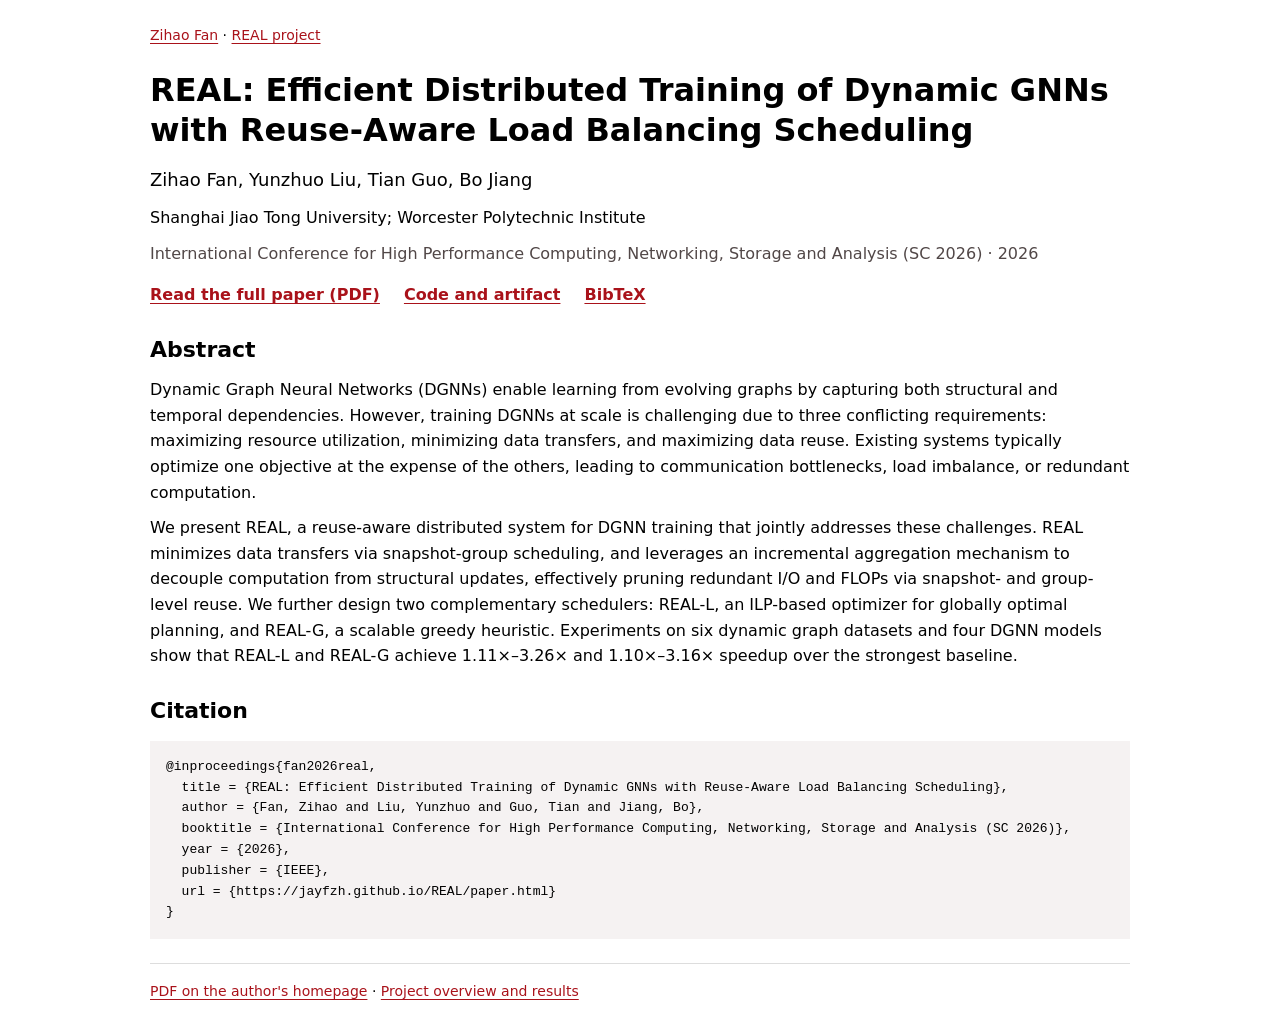
<file: paper.html>
<!doctype html>
<html lang="en">
<head>
  <meta charset="utf-8">
  <meta name="viewport" content="width=device-width, initial-scale=1">
  <title>REAL: Efficient Distributed Training of Dynamic GNNs with Reuse-Aware Load Balancing Scheduling</title>
  <meta name="description" content="Dynamic Graph Neural Networks (DGNNs) enable learning from evolving graphs by capturing both structural and temporal dependencies. However, training DGNNs at scale is challenging due to three conflicting requirements: maximizing resource utilization, minimizing data transfers, and maximizing data reuse. Existing systems typically optimize one objective at the expense of the others, leading to communication bottlenecks, load imbalance, or redundant computation. We present REAL, a reuse-aware distributed system for DGNN training that jointly addresses these challenges. REAL minimizes data transfers via snapshot-group scheduling, and leverages an incremental aggregation mechanism to decouple computation from structural updates, effectively pruning redundant I/O and FLOPs via snapshot- and group-level reuse. We further design two complementary schedulers: REAL-L, an ILP-based optimizer for globally optimal planning, and REAL-G, a scalable greedy heuristic. Experiments on six dynamic graph datasets and four DGNN models show that REAL-L and REAL-G achieve 1.11×–3.26× and 1.10×–3.16× speedup over the strongest baseline.">
  <meta name="citation_title" content="REAL: Efficient Distributed Training of Dynamic GNNs with Reuse-Aware Load Balancing Scheduling">
  <meta name="citation_author" content="Zihao Fan">
  <meta name="citation_author" content="Yunzhuo Liu">
  <meta name="citation_author" content="Tian Guo">
  <meta name="citation_author" content="Bo Jiang">
  <meta name="citation_publication_date" content="2026">
  <meta name="citation_conference_title" content="International Conference for High Performance Computing, Networking, Storage and Analysis (SC 2026)">
  <meta name="citation_publisher" content="IEEE">
  <meta name="citation_pdf_url" content="https://jayfzh.github.io/REAL/static/pdf/REAL_SC26.pdf">
  <link rel="canonical" href="https://jayfzh.github.io/REAL/paper.html">
  <link rel="icon" type="image/png" href="static/img/favicon-64.png">
  <style>
    :root { color-scheme: light dark; }
    body { max-width: 980px; margin: 0 auto; padding: 24px; font: 16px/1.6 system-ui, -apple-system, sans-serif; }
    nav { font-size: 14px; margin-bottom: 24px; }
    a { color: #a9121a; text-underline-offset: 3px; }
    h1 { font-size: clamp(24px, 3vw, 32px); line-height: 1.25; margin: 0 0 16px; }
    h2 { font-size: 22px; margin: 24px 0 8px; }
    p { margin: 10px 0; }
    .authors { font-size: 18px; }
    .venue { color: #514747; }
    .resources { display: flex; gap: 24px; flex-wrap: wrap; margin: 16px 0 20px; font-weight: 600; }
    pre { white-space: pre-wrap; overflow-wrap: anywhere; padding: 16px; background: #f5f2f2; font-size: 13px; }
    footer { margin-top: 24px; font-size: 14px; border-top: 1px solid #ddd; padding-top: 16px; }
    @media (prefers-color-scheme: dark) { a { color: #ff8f94; } .venue { color: #d0c7c7; } pre { background: #252020; } }
  </style>
</head>
<body>
  <nav aria-label="Navigation"><a href="https://jayfzh.github.io/">Zihao Fan</a> · <a href="./">REAL project</a></nav>
  <main>
    <h1>REAL: Efficient Distributed Training of Dynamic GNNs with Reuse-Aware Load Balancing Scheduling</h1>
    <p class="authors">Zihao Fan, Yunzhuo Liu, Tian Guo, Bo Jiang</p>
    <p>Shanghai Jiao Tong University; Worcester Polytechnic Institute</p>
    <p class="venue">International Conference for High Performance Computing, Networking, Storage and Analysis (SC 2026) · 2026</p>
    <p class="resources"><a href="https://jayfzh.github.io/REAL/static/pdf/REAL_SC26.pdf">Read the full paper (PDF)</a><a href="https://github.com/JayFzh/REAL">Code and artifact</a><a href="#citation">BibTeX</a></p>
    <section aria-labelledby="abstract-heading">
      <h2 id="abstract-heading">Abstract</h2>
      <p>Dynamic Graph Neural Networks (DGNNs) enable learning from evolving graphs by capturing both structural and temporal dependencies. However, training DGNNs at scale is challenging due to three conflicting requirements: maximizing resource utilization, minimizing data transfers, and maximizing data reuse. Existing systems typically optimize one objective at the expense of the others, leading to communication bottlenecks, load imbalance, or redundant computation.</p>
    <p>We present REAL, a reuse-aware distributed system for DGNN training that jointly addresses these challenges. REAL minimizes data transfers via snapshot-group scheduling, and leverages an incremental aggregation mechanism to decouple computation from structural updates, effectively pruning redundant I/O and FLOPs via snapshot- and group-level reuse. We further design two complementary schedulers: REAL-L, an ILP-based optimizer for globally optimal planning, and REAL-G, a scalable greedy heuristic. Experiments on six dynamic graph datasets and four DGNN models show that REAL-L and REAL-G achieve 1.11×–3.26× and 1.10×–3.16× speedup over the strongest baseline.</p>
    </section>
    <section aria-labelledby="citation">
      <h2 id="citation">Citation</h2>
      <pre>@inproceedings{fan2026real,
  title = {REAL: Efficient Distributed Training of Dynamic GNNs with Reuse-Aware Load Balancing Scheduling},
  author = {Fan, Zihao and Liu, Yunzhuo and Guo, Tian and Jiang, Bo},
  booktitle = {International Conference for High Performance Computing, Networking, Storage and Analysis (SC 2026)},
  year = {2026},
  publisher = {IEEE},
  url = {https://jayfzh.github.io/REAL/paper.html}
}</pre>
    </section>
  </main>
  <footer><a href="https://jayfzh.github.io/pubs/SC26-Real-DGNN-training.pdf">PDF on the author's homepage</a> · <a href="./">Project overview and results</a></footer>
</body>
</html>
</file>
<file: static/css/style.css>
/* REAL project page · colors follow the Shanghai Jiao Tong University visual identity */

@font-face {
  /* Cinzel (SIL OFL), subset to Latin; a classical Roman-capital face in the spirit of the SJTU English logotype */
  font-family: "Cinzel";
  src: url("../fonts/Cinzel-var.woff") format("woff");
  font-weight: 400 900;
  font-display: swap;
}

:root {
  color-scheme: light;
  /* SJTU standard color and auxiliary palette */
  --sjtu-red: #c8161e;
  --sjtu-deep: #a72038;
  --sjtu-gold: #bd9f68;
  --sjtu-navy: #004098;
  --sjtu-green: #338d27;
  --sjtu-yellow: #fdd000;

  --bg: #ffffff;
  --band: #f7f5f4;
  --surface: #ffffff;
  --surface-2: #f4f1f0;
  --fig-bg: #ffffff;
  --ink: #1d1617;
  --ink-2: #4f4647;
  --muted: #7f7677;
  --line: #ebe5e3;
  --line-2: #d9d0ce;
  --brand: #c8161e;            /* 5.9:1 on white */
  --brand-ink: #b0131a;
  --brand-soft: #fbefef;
  --gold-ink: #8a6a2f;         /* gold for text, 5.0:1 on white */
  --gold-line: #bd9f68;
  --hero: #c8161e;
  --yes: #2f8424;
  --no: #9a8e8f;
  --shadow: 0 1px 2px rgba(60, 10, 12, .05), 0 6px 18px rgba(60, 10, 12, .06);
  --radius: 4px;
  --sans: system-ui, -apple-system, "Segoe UI", Roboto, "Helvetica Neue", Arial, "PingFang SC", "Microsoft YaHei", sans-serif;
  --display: "Cinzel", "Trajan Pro", "Optima", "Palatino Linotype", Palatino, Georgia, serif;
  --mono: ui-monospace, SFMono-Regular, Menlo, Consolas, "Liberation Mono", monospace;

  /* explorer: 8-step sequential ramp of SJTU red, interpolated in OKLab (light → dark) */
  --surface-chart: #ffffff;
  --grid: #ece6e4;
  --axis: #c9bfbd;
  --bar-base: #8c8b8f;   /* 3.4:1 on white */
  --bar-g: #e0646a;      /* 3.4:1 on white */
  --bar-l: #c8161e;
  /* ablation steps: same red ramp, lighter → 交大红 */
  --abl-1: #f0a2a6;
  --abl-2: #e78285;
  --abl-3: #d64c51;
  --abl-4: #c8161e;
}

@media (prefers-color-scheme: dark) {
  :root {
    color-scheme: dark;
    --bg: #141215;
    --band: #19161a;
    --surface: #1f1b1f;
    --surface-2: #282327;
    --fig-bg: #ffffff;
    --ink: #f3eeee;
    --ink-2: #cbc2c2;
    --muted: #978d8e;
    --line: #2f292d;
    --line-2: #3e363b;
    --brand: #ff6b70;          /* 6.4:1 on the dark surface */
    --brand-ink: #ff8589;
    --brand-soft: #2f1a1d;
    --gold-ink: #d6b981;
    --gold-line: #a88b55;
    --hero: #a3121a;           /* deepened 交大红 for dark mode */
    --yes: #5fbf52;
    --no: #7d7375;
    --shadow: 0 1px 2px rgba(0, 0, 0, .35), 0 8px 22px rgba(0, 0, 0, .28);

    --surface-chart: #1f1b1f;
    --grid: #322b30;
    --axis: #4a4146;
    --bar-base: #77767b;
    --bar-g: #ff9a9e;
    --bar-l: #f0444b;
    --abl-1: #6e2329;
    --abl-2: #94303a;
    --abl-3: #c23a45;
    --abl-4: #f0444b;
  }
}

* { box-sizing: border-box; }
[hidden] { display: none !important; }
html { scroll-behavior: smooth; scroll-padding-top: 72px; -webkit-text-size-adjust: 100%; }
@media (prefers-reduced-motion: reduce) { html { scroll-behavior: auto; } }
body {
  margin: 0;
  background: var(--bg);
  color: var(--ink);
  font-family: var(--sans);
  font-size: 17px;
  line-height: 1.65;
  -webkit-font-smoothing: antialiased;
}
img { max-width: 100%; height: auto; display: block; }
a { color: var(--brand); text-decoration: none; }
a:hover { text-decoration: underline; text-underline-offset: 3px; }
b, strong { font-weight: 650; }
sup { font-size: .7em; line-height: 0; }
code { font-family: var(--mono); font-size: .86em; padding: .08em .32em; border-radius: 3px; background: var(--surface-2); color: var(--ink); }
.sc { font-variant-caps: small-caps; letter-spacing: .02em; }

.wrap { max-width: 1140px; margin: 0 auto; padding: 0 24px; }
.section { padding: 80px 0; }
.wrap.section { padding: 80px 24px; }
.band { background: var(--band); border-top: 1px solid var(--line); border-bottom: 1px solid var(--line); }
.muted { color: var(--muted); }
.muted-inline { color: var(--muted); font-weight: 500; font-size: .78em; }
.fine { color: var(--muted); font-size: 13px; line-height: 1.55; margin: 12px 0 0; }

/* ---------- 印记 pattern (SJTU supplementary motif), tonal on red ---------- */
.hero-pattern {
  position: absolute; inset: 0; pointer-events: none;
  background-image: url("data:image/svg+xml,%3Csvg xmlns='http://www.w3.org/2000/svg' width='160' height='128' viewBox='0 0 160 128'%3E%3Cg fill='%23000' fill-opacity='.085'%3E%3Cpath d='M14 16h52v4l14 12-14 12v4H14v-4L0 32l14-12z'/%3E%3Cpath d='M94 80h52v4l14 12-14 12v4H94v-4L80 96l14-12z'/%3E%3C/g%3E%3Cg fill='%23fff' fill-opacity='.05'%3E%3Cpath d='M94 16h52v4l14 12-14 12v4H94v-4L80 32l14-12z'/%3E%3C/g%3E%3C/svg%3E");
  background-size: 160px 128px;
  -webkit-mask-image: linear-gradient(100deg, transparent 18%, #000 78%);
  mask-image: linear-gradient(100deg, transparent 18%, #000 78%);
}

/* ---------- nav ---------- */
.nav {
  position: sticky; top: 0; z-index: 50;
  background: color-mix(in srgb, var(--bg) 90%, transparent);
  backdrop-filter: saturate(1.4) blur(12px);
  -webkit-backdrop-filter: saturate(1.4) blur(12px);
  border-bottom: 1px solid var(--line);
}
.nav::before { content: ""; position: absolute; left: 0; right: 0; top: 0; height: 3px; background: var(--sjtu-red); }
.nav-inner { max-width: 1140px; margin: 0 auto; padding: 3px 24px 0; height: 60px; display: flex; align-items: center; gap: 28px; }
.nav-logo { display: inline-flex; align-items: center; text-decoration: none !important; color: var(--ink); }
.nav-emblem { width: 30px; height: 30px; }
.nav-divider { width: 1px; height: 22px; margin: 0 12px; background: var(--line-2); }
.nav-name { font-family: var(--display); font-weight: 700; font-size: 23px; letter-spacing: .06em; line-height: 1; color: var(--brand); transform: translateY(1px); }
.nav-links { display: flex; gap: 24px; margin-left: auto; }
.nav-links a { color: var(--ink-2); font-size: 15px; font-weight: 500; text-decoration: none; padding: 4px 0; border-bottom: 2px solid transparent; }
.nav-links a:hover, .nav-links a.active { color: var(--ink); border-bottom-color: var(--brand); }
.nav-cta { font-size: 14px; font-weight: 600; color: #fff !important; background: var(--sjtu-red); padding: 7px 16px; border-radius: 2px; text-decoration: none !important; }
.nav-cta:hover { background: var(--sjtu-deep); }
@media (max-width: 720px) { .nav-links { display: none; } .nav-cta { margin-left: auto; } }

/* ---------- hero ---------- */
.hero {
  position: relative; overflow: hidden; color: #fff;
  background:
    radial-gradient(60% 90% at 88% 0%, rgba(255, 255, 255, .09), transparent 60%),
    linear-gradient(180deg, transparent 70%, rgba(0, 0, 0, .10)),
    var(--hero);
  padding: 44px 0 190px;
}
.hero::after { content: ""; position: absolute; left: 0; right: 0; bottom: 0; height: 4px; background: linear-gradient(90deg, var(--sjtu-gold), #e3cc9b 50%, var(--sjtu-gold)); opacity: .9; }
.hero-inner { position: relative; }
.hero-top { display: flex; align-items: center; justify-content: space-between; gap: 20px; flex-wrap: wrap; }
.hero-logo img { height: 54px; width: auto; }
.hero-logo:hover { text-decoration: none; opacity: .92; }
.venue {
  display: inline-flex; align-items: center; gap: 9px; padding: 6px 14px 6px 12px;
  border: 1px solid rgba(255, 255, 255, .55); border-radius: 2px;
  font-size: 13px; font-weight: 650; letter-spacing: .14em; text-transform: uppercase;
}
.venue-dot { width: 7px; height: 7px; border-radius: 50%; background: var(--sjtu-yellow); }

.title { margin: 64px 0 0; font-weight: 400; }
.title-name {
  display: block; font-family: var(--display); font-weight: 700;
  font-size: clamp(76px, 13vw, 144px); line-height: .86; letter-spacing: .05em;
  text-shadow: 0 2px 0 rgba(0, 0, 0, .08);
}
.title-name::after { content: ""; display: block; width: 88px; height: 3px; margin-top: 26px; background: #e7cf9f; }
.title-sub { display: block; max-width: 860px; margin-top: 22px; font-size: clamp(22px, 3vw, 33px); line-height: 1.25; font-weight: 650; letter-spacing: -.01em; }
.authors, .affils { list-style: none; padding: 0; display: flex; flex-wrap: wrap; }
.authors { margin: 30px 0 6px; gap: 6px 26px; font-size: 18.5px; font-weight: 550; }
.affils { margin: 0; gap: 4px 24px; font-size: 15.5px; color: rgba(255, 255, 255, .92); }
.authors sup, .affils sup { color: #ffe3a1; margin-left: 2px; font-weight: 700; }
.affils sup { margin: 0 3px 0 0; }
.buttons { display: flex; flex-wrap: wrap; gap: 12px; margin-top: 32px; }
.btn {
  display: inline-flex; align-items: center; gap: 8px; padding: 10px 18px; border-radius: 2px;
  font-size: 15px; font-weight: 600; color: var(--ink); background: var(--surface);
  border: 1px solid var(--line-2); text-decoration: none !important;
  transition: transform .15s, border-color .15s, background .15s;
}
.btn:hover { transform: translateY(-1px); border-color: var(--brand); }
.btn svg { width: 18px; height: 18px; fill: none; stroke: currentColor; stroke-width: 2; stroke-linecap: round; stroke-linejoin: round; }
.btn-light { background: #fff; color: #c8161e; border-color: #fff; }
.btn-light:hover { border-color: #fff; background: #fff6f6; }
.btn-ghost { background: transparent; color: #fff; border-color: rgba(255, 255, 255, .6); }
.btn-ghost:hover { background: rgba(255, 255, 255, .12); border-color: #fff; }
.btn-red { background: var(--sjtu-red); color: #fff; border-color: var(--sjtu-red); }
.btn-red:hover { background: var(--sjtu-deep); border-color: var(--sjtu-deep); }
@media (max-width: 640px) {
  .hero { padding: 32px 0 150px; }
  .hero-logo img { height: 40px; }
  .title { margin-top: 44px; }
}

/* ---------- teaser: the figure as a perforated "stamp" on the red envelope ---------- */
.teaser { position: relative; z-index: 2; margin-top: -142px; }
.stamp-wrap { filter: drop-shadow(0 14px 30px rgba(90, 8, 12, .22)); }
.stamp {
  --r: 6px; --s: 20px;
  padding: 12px; background: var(--fig-bg);
  -webkit-mask:
    radial-gradient(circle at center, #0000 var(--r), #000 calc(var(--r) + .5px)) calc(var(--s) / -2) calc(var(--s) / -2) / var(--s) var(--s) round,
    linear-gradient(#000 0 0) content-box;
  mask:
    radial-gradient(circle at center, #0000 var(--r), #000 calc(var(--r) + .5px)) calc(var(--s) / -2) calc(var(--s) / -2) / var(--s) var(--s) round,
    linear-gradient(#000 0 0) content-box;
}
.stamp img { width: 100%; padding: 14px; border: 1px solid #eadfdc; border-radius: 0; }
.teaser .fig figcaption { text-align: center; max-width: 880px; margin: 16px auto 0; }
@media (max-width: 640px) { .stamp { --r: 4px; --s: 14px; padding: 8px; } .stamp img { padding: 8px; } }

.tldr {
  margin: 40px auto 0; max-width: 940px; padding: 22px 26px;
  background: var(--brand-soft); border-left: 4px solid var(--sjtu-red);
}
.tldr p { margin: 0; font-size: 17.5px; }
.tldr-tag { display: inline-block; margin-bottom: 4px; font-size: 12px; font-weight: 800; letter-spacing: .16em; color: var(--brand-ink); }

.stats { display: grid; grid-template-columns: repeat(4, 1fr); gap: 0; margin: 34px 0 0; border-top: 1px solid var(--line-2); border-bottom: 1px solid var(--line-2); }
.stat { position: relative; padding: 20px 20px 18px; }
.stat + .stat { border-left: 1px solid var(--line); }
.stat::before { content: ""; position: absolute; left: 20px; top: -1px; width: 36px; height: 3px; background: var(--sjtu-red); }
.stat-label { font-size: 13.5px; line-height: 1.4; color: var(--ink-2); min-height: 2.8em; }
.stat-value { margin-top: 6px; font-family: var(--display); font-size: 40px; line-height: 1.1; font-weight: 700; letter-spacing: .01em; color: var(--brand); }
.stat-value .x { font-family: var(--sans); font-weight: 600; font-size: .7em; margin-left: 2px; }
.stat-note { margin-top: 4px; font-size: 13px; color: var(--muted); }
@media (max-width: 900px) {
  .stats { grid-template-columns: repeat(2, 1fr); }
  .stat:nth-child(3) { border-left: 0; }
  .stat:nth-child(n+3) { border-top: 1px solid var(--line); }
}

/* ---------- section heads (VI-manual style: big numeral, red rule) ---------- */
.sec-head { position: relative; display: flex; align-items: flex-end; gap: 22px; padding-bottom: 16px; margin: 0 0 30px; border-bottom: 1px solid var(--line-2); }
.sec-head::after { content: ""; position: absolute; left: 0; bottom: -2px; width: 110px; height: 3px; background: var(--sjtu-red); }
.sec-no { font-family: var(--display); font-size: 64px; line-height: .78; font-weight: 700; color: var(--brand); letter-spacing: .02em; }
.sec-en { margin: 0 0 8px; font-size: 12px; font-weight: 700; letter-spacing: .24em; text-transform: uppercase; color: var(--gold-ink); }
.sec-head h2 { margin: 0; font-size: clamp(26px, 3.4vw, 37px); line-height: 1.15; letter-spacing: -.015em; font-weight: 750; }
@media (max-width: 600px) { .sec-no { font-size: 46px; } .sec-head { gap: 14px; } }

.h3 { margin: 0 0 12px; font-size: 22px; line-height: 1.3; letter-spacing: -.01em; font-weight: 700; }
h4 { margin: 0 0 8px; font-size: 18px; font-weight: 700; }
.prose p { margin: 0 0 14px; color: var(--ink-2); }
.lead { font-size: 18px; color: var(--ink-2); max-width: 940px; margin: 0 0 34px; }
.abstract { max-width: 900px; }
.abstract p { margin: 0 0 16px; color: var(--ink-2); text-align: justify; hyphens: auto; }
@media (max-width: 600px) { .abstract p { text-align: left; } }

/* grid children must be allowed to shrink below their min-content (wide math, tables, SVG) */
.split > *, .two-col > *, .eq-grid > *, .principles > *, .arch > *, .obj > *, .paper-row > *, .ex-body > *,
.insights .panel > *, .stats > *, .setup > *, .tablist > *, .ex-controls > * { min-width: 0; }

.split { display: grid; grid-template-columns: minmax(0, .78fr) minmax(0, 1.22fr); gap: 44px; align-items: center; }
@media (max-width: 860px) { .split { grid-template-columns: 1fr; gap: 24px; } }
.fig-workflow img { max-width: 420px; margin: 0 auto; }

.steps { list-style: none; margin: 18px 0 0; padding: 0; display: grid; gap: 12px; }
.steps li { display: flex; gap: 14px; align-items: flex-start; font-size: 16px; color: var(--ink-2); }
.steps b { color: var(--ink); }
.step-no { flex: none; display: grid; place-items: center; width: 26px; height: 26px; margin-top: 1px; border: 1.5px solid var(--brand); border-radius: 50%; color: var(--brand); font-size: 13px; font-weight: 800; }

/* ---------- figures ---------- */
.fig { margin: 0; }
.fig img { width: 100%; background: var(--fig-bg); border: 1px solid var(--line); padding: 12px; border-radius: 2px; }
.fig figcaption, .caption { margin-top: 10px; font-size: 14.5px; line-height: 1.5; color: var(--ink-2); }
.caption { margin: 12px 0 0; }
.fig-wide { margin: 26px 0; }
.fig-narrow { max-width: 760px; margin: 0 auto; }
.fig-sm img { max-width: 440px; margin: 0 auto; }
.zoomable img { cursor: zoom-in; }

/* ---------- comparison table ---------- */
.cmp { margin-top: 56px; }
.table-scroll { overflow-x: auto; -webkit-overflow-scrolling: touch; }
.swipe-hint { display: none; margin: 0 0 8px; font-size: 13px; color: var(--muted); }
@media (max-width: 800px) { .swipe-hint { display: block; } }
.cmp-table { width: 100%; border-collapse: collapse; font-size: 14.5px; background: var(--surface); min-width: 760px; }
.cmp-table caption { caption-side: bottom; text-align: left; padding-top: 10px; font-size: 13.5px; color: var(--muted); }
.cmp-table th, .cmp-table td { padding: 10px 12px; border-bottom: 1px solid var(--line); text-align: center; }
.cmp-table thead th { font-size: 13px; font-weight: 700; color: var(--ink-2); border-bottom: 2px solid var(--sjtu-red); white-space: nowrap; }
.cmp-table tbody th { text-align: left; font-weight: 700; font-size: 13.5px; color: var(--ink); white-space: nowrap; vertical-align: top; }
.cmp-table td.dim { text-align: left; color: var(--ink-2); white-space: nowrap; }
.cmp-table tr.grp > * { border-top: 1px solid var(--line-2); }
.cmp-table thead th:first-child, .cmp-table thead th:nth-child(2) { text-align: left; }
.cmp-table .y { color: var(--yes); font-weight: 800; }
.cmp-table .n { color: var(--no); }
.cmp-table .us { background: var(--brand-soft); }
.cmp-table thead .us { color: var(--brand); font-variant-caps: small-caps; font-size: 15px; letter-spacing: .03em; }

/* ---------- tabs ---------- */
.insights { margin-top: 56px; }
.tablist { display: grid; grid-template-columns: repeat(3, 1fr); gap: 0; border-bottom: 1px solid var(--line-2); }
.tab {
  font: inherit; cursor: pointer; text-align: left; display: flex; align-items: center; gap: 10px;
  padding: 14px 16px; border: 0; border-bottom: 3px solid transparent; margin-bottom: -1px; background: transparent;
  color: var(--ink-2); font-size: 15.5px; font-weight: 650; line-height: 1.3; transition: border-color .15s, color .15s, background .15s;
}
.tab:hover { color: var(--ink); background: color-mix(in srgb, var(--brand-soft) 60%, transparent); }
.tab[aria-selected="true"] { color: var(--ink); border-bottom-color: var(--sjtu-red); }
.tab:focus-visible, .seg button:focus-visible, .heat-cell:focus-visible, .copy:focus-visible { outline: 2px solid var(--brand); outline-offset: 2px; }
.tab-num { flex: none; display: grid; place-items: center; width: 24px; height: 24px; border-radius: 50%; font-size: 12.5px; font-weight: 800; background: var(--surface-2); color: var(--ink-2); }
.tab[aria-selected="true"] .tab-num { background: var(--sjtu-red); color: #fff; }
@media (max-width: 760px) { .tablist { grid-template-columns: 1fr; } .tab { border-bottom-width: 0; border-left: 3px solid transparent; } .tab[aria-selected="true"] { border-left-color: var(--sjtu-red); background: var(--brand-soft); } }

.insights .panel {
  display: grid; grid-template-columns: 0.92fr 1.08fr; gap: 34px; align-items: center;
  padding: 30px 0 0;
}
.insights .panel[hidden] { display: none; }
.panel-text h3 { margin: 0 0 10px; font-size: 21px; line-height: 1.3; }
.panel-text p { margin: 0 0 12px; color: var(--ink-2); font-size: 16px; }
.insight { padding: 12px 16px; border-left: 3px solid var(--sjtu-red); background: var(--surface); color: var(--ink) !important; }
@media (max-width: 860px) { .insights .panel { grid-template-columns: 1fr; gap: 20px; } }

/* ---------- design ---------- */
.principles { display: grid; grid-template-columns: repeat(3, 1fr); gap: 18px; }
.principle { position: relative; padding: 22px 22px 18px; background: var(--surface); border: 1px solid var(--line); border-top: 3px solid var(--sjtu-red); }
.principle h3 { margin: 6px 0 8px; font-size: 18.5px; }
.principle p { margin: 0; font-size: 15.5px; color: var(--ink-2); }
.p-no { font-family: var(--display); font-weight: 700; font-size: 30px; line-height: 1; color: var(--gold-ink); }
@media (max-width: 860px) { .principles { grid-template-columns: 1fr; } }

.arch { display: grid; grid-template-columns: 1.4fr 1fr; gap: 18px; margin-top: 26px; align-items: stretch; }
.arch-plane { position: relative; padding: 34px 18px 10px; border: 1.5px dashed color-mix(in srgb, var(--sjtu-navy) 55%, transparent); background: color-mix(in srgb, var(--sjtu-navy) 5%, var(--surface)); }
.plane-data { border-color: color-mix(in srgb, var(--sjtu-green) 60%, transparent); background: color-mix(in srgb, var(--sjtu-green) 6%, var(--surface)); }
.plane-tag { position: absolute; top: -1px; left: -1px; padding: 3px 10px; font-size: 11.5px; font-weight: 800; letter-spacing: .12em; text-transform: uppercase; color: #fff; background: var(--sjtu-navy); }
.plane-data .plane-tag { background: #2a7520; }
.component { display: flex; gap: 12px; align-items: flex-start; margin: 0 0 10px; padding: 12px 14px; border: 1px solid var(--line); background: var(--surface); font-size: 15px; line-height: 1.55; color: var(--ink-2); }
.chip { flex: none; width: 124px; font-size: 12px; font-weight: 800; letter-spacing: .06em; text-transform: uppercase; padding: 3px 8px; margin-top: 1px; background: var(--brand-soft); color: var(--brand-ink); text-align: center; }
@media (max-width: 860px) { .arch { grid-template-columns: 1fr; } }
@media (max-width: 520px) { .component { flex-direction: column; gap: 6px; } }

.subsection { margin-top: 72px; }
.kicker { display: inline-block; margin-right: 10px; padding: 2px 9px; font-size: 13px; font-weight: 800; letter-spacing: .08em; text-transform: uppercase; color: #fff; background: var(--sjtu-red); vertical-align: 3px; }
.sub-lead { margin: 0 0 8px; max-width: 940px; color: var(--ink-2); }

.eq-grid { display: grid; grid-template-columns: repeat(3, 1fr); gap: 18px; }
@media (max-width: 980px) { .eq-grid { grid-template-columns: 1fr; } }
.eq-card, .card { background: var(--surface); border: 1px solid var(--line); padding: 22px; }
.eq-card { border-top: 3px solid var(--sjtu-red); }
.eq-card p, .card p { margin: 0 0 10px; color: var(--ink-2); font-size: 15.5px; }
.eq-label { display: block; margin-bottom: 8px; font-size: 12px; font-weight: 800; letter-spacing: .1em; text-transform: uppercase; color: var(--gold-ink); }
.eq { overflow-x: auto; overflow-y: hidden; margin: 4px 0 8px; font-size: 15px; }
.eq .katex-display { margin: .45em 0; }
@media (max-width: 520px) { .eq { font-size: 12.5px; } .eq-card, .card { padding: 18px 16px; } }
.complexity { display: flex; flex-wrap: wrap; align-items: center; gap: 12px; margin-top: 6px; font-size: 18px; }
.complexity .old { color: var(--muted); text-decoration: line-through; text-decoration-thickness: 1.5px; }
.complexity .arrow { color: var(--muted); }
.complexity .new { color: var(--brand); font-weight: 700; }

.two-col { display: grid; grid-template-columns: 1fr 1fr; gap: 18px; }
@media (max-width: 860px) { .two-col { grid-template-columns: 1fr; } }
.reuse-cards { margin-top: 18px; }
.streams { list-style: none; margin: 4px 0 0; padding: 0; display: grid; gap: 8px; }
.streams li { display: flex; align-items: center; gap: 12px; font-size: 15px; color: var(--ink-2); }
.stream { min-width: 84px; padding: 4px 10px; font-family: var(--mono); font-size: 13px; font-weight: 700; text-align: center; color: #fff; }
.s-htod { background: var(--sjtu-navy); }
.s-conv { background: var(--sjtu-red); }
.s-mm { background: #8a6a2f; }
.card .fig { margin-top: 14px; }

/* Type II chain */
.chain { margin-top: 20px; padding: 22px; background: var(--surface); border: 1px solid var(--line); }
.chain-row { display: grid; grid-template-columns: 150px auto 1fr; align-items: center; gap: 18px; padding: 12px 14px; }
.chain-row.on { background: var(--brand-soft); }
.chain-label { font-size: 13px; font-weight: 800; letter-spacing: .08em; text-transform: uppercase; color: var(--ink-2); }
.chain-row.on .chain-label { color: var(--brand-ink); }
.chain-groups { display: flex; align-items: center; gap: 10px; }
.grp-box { display: inline-flex; gap: 6px; padding: 6px; border: 1.5px solid var(--line-2); background: var(--surface); }
.snap { display: inline-block; min-width: 46px; height: 34px; line-height: 32px; padding: 0 8px; text-align: center; font-weight: 700; font-size: 15px; border: 1px solid var(--line-2); background: var(--surface-2); color: var(--ink); }
.snap sub { font-size: .7em; line-height: 0; vertical-align: -.25em; margin-left: 1px; }
.snap.shared { background: var(--sjtu-red); border-color: var(--sjtu-red); color: #fff; }
.snap.mini { min-width: 0; height: 24px; line-height: 22px; font-size: 13px; padding: 0 6px; vertical-align: 1px; }
.plus { color: var(--muted); font-weight: 700; }
.chain-cost { justify-self: end; font-family: var(--mono); font-size: 14px; color: var(--ink-2); }
.chain-row.on .chain-cost { color: var(--brand-ink); font-weight: 700; }
.chain-note { margin: 12px 14px 0; font-size: 14.5px; color: var(--ink-2); }
@media (max-width: 720px) {
  .chain { padding: 14px; }
  .chain-row { grid-template-columns: 1fr; gap: 8px; }
  .chain-cost { justify-self: start; }
  .snap { min-width: 38px; }
}

/* ---------- scheduling ---------- */
.obj { display: grid; grid-template-columns: 1.4fr 1fr; gap: 18px; }
@media (max-width: 860px) { .obj { grid-template-columns: 1fr; } }
.solvers { margin-top: 18px; }
.solver-head { display: flex; align-items: center; justify-content: space-between; gap: 12px; margin-bottom: 10px; padding-bottom: 10px; border-bottom: 1px solid var(--line); }
.solver-name { font-family: var(--display); font-size: 25px; font-weight: 700; color: var(--brand); font-variant-caps: normal; letter-spacing: .04em; }
.solver-kind { font-size: 12px; font-weight: 800; letter-spacing: .08em; text-transform: uppercase; color: var(--gold-ink); border: 1px solid var(--gold-line); padding: 3px 8px; }
.ticks { margin: 0 0 12px; padding-left: 18px; color: var(--ink-2); font-size: 15.5px; }
.ticks li { margin-bottom: 8px; }
.ticks li::marker { color: var(--brand); }
.card p.muted { color: var(--muted); font-size: 14px; margin: 0; }

.fallback { display: flex; align-items: stretch; gap: 0; margin-top: 30px; }
.fb-step { flex: 1; display: flex; gap: 12px; align-items: center; padding: 14px 16px; background: var(--surface); border: 1px solid var(--line); }
.fb-step:last-child { border-color: var(--sjtu-red); background: var(--brand-soft); }
.fb-step b { display: block; font-size: 15.5px; color: var(--ink); }
.fb-desc { margin: 2px 0 0; font-size: 14px; color: var(--ink-2); }
.fb-k { flex: none; display: grid; place-items: center; width: 28px; height: 28px; border-radius: 50%; background: var(--sjtu-red); color: #fff; font-weight: 800; font-size: 13px; }
.fb-arrow { flex: none; align-self: center; width: 34px; height: 2px; background: var(--line-2); position: relative; }
.fb-arrow::after { content: ""; position: absolute; right: -1px; top: -4px; border: 5px solid transparent; border-left: 7px solid var(--line-2); border-right: 0; }
.fb-note { margin-top: 10px; }
@media (max-width: 760px) {
  .fallback { flex-direction: column; }
  .fb-arrow { width: 2px; height: 22px; margin-left: 29px; align-self: flex-start; }
  .fb-arrow::after { right: auto; top: auto; bottom: -1px; left: -4px; border: 5px solid transparent; border-top: 7px solid var(--line-2); border-bottom: 0; }
}

/* ---------- results ---------- */
.setup { display: grid; grid-template-columns: repeat(4, 1fr); gap: 0; border: 1px solid var(--line); background: var(--surface); }
.kpi { padding: 16px 18px; }
.kpi + .kpi { border-left: 1px solid var(--line); }
.kpi-v { display: block; font-size: 22px; font-weight: 750; letter-spacing: -.01em; line-height: 1.25; color: var(--ink); }
.kpi-l { display: block; font-size: 13.5px; color: var(--ink-2); line-height: 1.45; margin-top: 4px; }
@media (max-width: 860px) {
  .setup { grid-template-columns: repeat(2, 1fr); }
  .kpi:nth-child(3) { border-left: 0; }
  .kpi:nth-child(n+3) { border-top: 1px solid var(--line); }
}
.datasets { margin-top: 16px; padding: 12px 18px; background: var(--surface); border: 1px solid var(--line); }
.datasets summary, .table-view summary { cursor: pointer; font-weight: 650; color: var(--ink-2); font-size: 15px; }
.datasets[open] summary { margin-bottom: 10px; }
.data-table { width: 100%; border-collapse: collapse; font-size: 14.5px; font-variant-numeric: tabular-nums; min-width: 620px; }
.data-table th, .data-table td { padding: 7px 10px; border-bottom: 1px solid var(--line); text-align: right; white-space: nowrap; }
.data-table th:first-child, .data-table td:first-child { text-align: left; }
.data-table thead th { border-bottom: 2px solid var(--sjtu-red); color: var(--ink-2); }
.data-table tr.grp td { border-top: 1px solid var(--line-2); }

.result-block { margin-top: 64px; }
.result-head { display: flex; flex-wrap: wrap; gap: 10px 24px; align-items: baseline; justify-content: space-between; margin-bottom: 18px; }
.result-head .h3 { margin: 0; }
.result-head .muted { font-size: 14.5px; }

/* segmented controls */
.seg { display: inline-flex; flex-wrap: wrap; padding: 3px; gap: 2px; background: var(--surface-2); border: 1px solid var(--line); border-radius: 3px; }
.seg button {
  font: inherit; font-size: 14px; font-weight: 600; cursor: pointer; border: 0; background: transparent; color: var(--ink-2);
  padding: 6px 13px; border-radius: 2px; transition: background .15s, color .15s; font-variant-numeric: tabular-nums; white-space: nowrap;
}
.seg button:hover { color: var(--ink); }
.seg button.on, .seg button[aria-pressed="true"], .seg .tab[aria-selected="true"] { background: var(--sjtu-red); color: #fff; }
.seg .tab { display: inline-block; margin: 0; border: 0; padding: 6px 13px; font-size: 14px; }
.seg .tab:hover { background: transparent; }
.seg .tab[aria-selected="true"]:hover { background: var(--sjtu-red); }
.fig-panels .fig figcaption { max-width: 940px; }

/* explorer */
.explorer { position: relative; background: var(--surface); border: 1px solid var(--line); border-top: 3px solid var(--sjtu-red); padding: 24px; }
.ex-controls { display: flex; flex-wrap: wrap; gap: 16px 26px; }
.control { display: flex; flex-direction: column; gap: 6px; }
.control-label { font-size: 11.5px; font-weight: 800; letter-spacing: .12em; text-transform: uppercase; color: var(--muted); }
.readout { display: grid; grid-template-columns: repeat(3, 1fr); gap: 0; margin: 22px 0 0; border-top: 1px solid var(--line); border-bottom: 1px solid var(--line); }
.ro { padding: 12px 16px; }
.ro + .ro { border-left: 1px solid var(--line); }
.ro-v { font-size: 24px; font-weight: 750; letter-spacing: -.01em; font-variant-numeric: tabular-nums; color: var(--ink); }
.ro-l { font-size: 13px; color: var(--ink-2); line-height: 1.4; }
@media (max-width: 700px) { .readout { grid-template-columns: 1fr; } .ro + .ro { border-left: 0; border-top: 1px solid var(--line); } }

.ex-body { display: grid; grid-template-columns: 1.15fr 1fr; gap: 28px; margin-top: 22px; align-items: start; }
@media (max-width: 900px) { .ex-body { grid-template-columns: 1fr; } }
.viz-title { font-size: 14.5px; font-weight: 700; color: var(--ink); margin-bottom: 10px; }
.viz-title .sub { font-weight: 500; color: var(--muted); }
.heat { display: grid; grid-template-columns: minmax(104px, 1.35fr) repeat(4, minmax(0, 1fr)); gap: 2px; }
.heat-h { padding: 4px 2px 6px; font-size: 12.5px; font-weight: 700; color: var(--ink-2); text-align: center; }
.heat-h abbr { text-decoration: none; cursor: help; }
.heat-r { display: flex; align-items: center; padding-right: 8px; font-size: 13.5px; font-weight: 600; color: var(--ink-2); line-height: 1.2; }
.heat-cell {
  font: inherit; cursor: pointer; height: 46px; border: 0; border-radius: 2px; padding: 0;
  font-size: 15px; font-weight: 700; font-variant-numeric: tabular-nums; position: relative;
  box-shadow: inset 0 0 0 0 transparent; transition: box-shadow .12s;
}
.heat-cell:hover { box-shadow: inset 0 0 0 2px var(--ink); }
.heat-cell.sel { box-shadow: inset 0 0 0 2px var(--ink), inset 0 0 0 4px var(--surface-chart); }
.heat-cell.na {
  color: var(--muted); font-size: 12px; font-weight: 700; letter-spacing: .06em;
  background: repeating-linear-gradient(135deg, var(--surface-2) 0 6px, var(--surface) 6px 12px);
  outline: 1px solid var(--line);
}
.heat-legend { display: flex; align-items: center; gap: 10px; margin-top: 12px; font-size: 12.5px; color: var(--muted); font-variant-numeric: tabular-nums; }
.heat-legend .ramp { display: flex; flex: 1; max-width: 240px; height: 10px; gap: 2px; }
.heat-legend .ramp span { flex: 1; border-radius: 1px; }
.heat-legend .na-key { display: inline-flex; align-items: center; gap: 6px; margin-left: auto; }
.heat-legend .na-key i { display: inline-block; width: 14px; height: 10px; background: repeating-linear-gradient(135deg, var(--line-2) 0 3px, var(--surface) 3px 6px); }

.viz { position: relative; width: 100%; height: 280px; }
.viz svg { display: block; width: 100%; height: 100%; overflow: visible; }
.viz text { font-family: var(--sans); fill: var(--muted); font-size: 12px; font-variant-numeric: tabular-nums; }
.viz .cat { fill: var(--ink-2); font-size: 12.5px; font-weight: 600; }
.viz .cat-us { fill: var(--ink); font-weight: 750; }
.viz .val { fill: var(--ink); font-size: 12.5px; font-weight: 700; }
.viz .grid line { stroke: var(--grid); stroke-width: 1; shape-rendering: crispEdges; }
.viz .baseline { stroke: var(--axis); stroke-width: 1; shape-rendering: crispEdges; }
.viz .ref { stroke: var(--ink-2); stroke-width: 1; stroke-dasharray: 4 4; opacity: .8; }
.viz .ref-label { fill: var(--ink-2); font-size: 11.5px; font-weight: 600; }
.viz .bar { transition: opacity .12s; }
.viz .bar.dim { opacity: .55; }
.viz .oom { fill: var(--muted); font-size: 12px; font-weight: 700; letter-spacing: .06em; }
.detail-note { margin: 6px 0 0; font-size: 13px; color: var(--muted); line-height: 1.5; }

.viz-tooltip {
  position: absolute; z-index: 5; pointer-events: none; min-width: 190px; padding: 10px 12px;
  background: var(--surface); border: 1px solid var(--line-2); border-radius: 3px; box-shadow: var(--shadow); font-size: 13px;
}
.viz-tooltip .tt-head { font-weight: 700; color: var(--ink); margin-bottom: 4px; }
.viz-tooltip .tt-row { display: flex; align-items: center; gap: 8px; color: var(--ink-2); white-space: nowrap; }
.viz-tooltip .tt-row b { margin-left: auto; padding-left: 10px; color: var(--ink); font-variant-numeric: tabular-nums; }
.viz-tooltip .tt-key { width: 10px; height: 10px; border-radius: 2px; flex: none; }

.table-view { margin-top: 18px; font-size: 14px; }
.table-view .table-scroll { margin-top: 10px; }
.table-view table { border-collapse: collapse; width: 100%; font-variant-numeric: tabular-nums; }
.table-view th, .table-view td { padding: 6px 10px; border-bottom: 1px solid var(--line); text-align: right; white-space: nowrap; }
.table-view th:first-child, .table-view td:first-child, .table-view th:nth-child(2), .table-view td:nth-child(2) { text-align: left; }
.table-view th { color: var(--ink-2); font-weight: 650; }
.table-view td.us { color: var(--brand); font-weight: 700; }

/* ablation range chart */
.ablation { padding: 22px 24px 18px; background: var(--surface); border: 1px solid var(--line); }
.abl-axis { position: relative; height: 18px; margin: 0 110px 6px 190px; font-size: 12px; color: var(--muted); font-variant-numeric: tabular-nums; }
.abl-axis span { position: absolute; left: calc(var(--p) * 100%); transform: translateX(-50%); }
.abl-row { display: grid; grid-template-columns: 190px 1fr 110px; align-items: center; min-height: 36px; }
.abl-name { font-size: 14.5px; font-weight: 600; color: var(--ink-2); padding-right: 14px; }
.abl-row.us .abl-name { color: var(--ink); font-weight: 750; }
.abl-track {
  position: relative; height: 36px;
  background:
    linear-gradient(var(--grid), var(--grid)) 0 0 / 1px 100% no-repeat,
    linear-gradient(var(--grid), var(--grid)) 25% 0 / 1px 100% no-repeat,
    linear-gradient(var(--grid), var(--grid)) 50% 0 / 1px 100% no-repeat,
    linear-gradient(var(--grid), var(--grid)) 75% 0 / 1px 100% no-repeat,
    linear-gradient(var(--grid), var(--grid)) 100% 0 / 1px 100% no-repeat;
}
.abl-bar { position: absolute; top: 50%; height: 12px; margin-top: -6px; left: calc(var(--a) * 100%); width: calc((var(--b) - var(--a)) * 100%); border-radius: 6px; background: var(--abl-1); }
.abl-row:nth-child(4) .abl-bar { background: var(--abl-2); }
.abl-row:nth-child(5) .abl-bar { background: var(--abl-3); }
.abl-row.us .abl-bar { background: var(--abl-4); }
.abl-dot { position: absolute; top: 50%; left: calc(var(--a) * 100%); width: 12px; height: 12px; margin: -6px 0 0 -6px; border-radius: 50%; background: var(--bar-base); }
.abl-val { padding-left: 14px; font-size: 14px; font-weight: 700; font-variant-numeric: tabular-nums; color: var(--ink); white-space: nowrap; }
@media (max-width: 640px) {
  .ablation { padding: 16px 14px; }
  .abl-axis { margin: 0 0 4px; }
  .abl-row { grid-template-columns: 1fr auto; grid-template-areas: "name val" "track track"; padding: 4px 0; }
  .abl-name { grid-area: name; }
  .abl-val { grid-area: val; }
  .abl-track { grid-area: track; height: 24px; }
}

.notes .note { padding: 18px 20px; border-left: 3px solid var(--gold-line); background: var(--band); }
.notes .note p { margin: 0; color: var(--ink-2); font-size: 15.5px; }

/* ---------- paper & bibtex ---------- */
.paper-row { display: grid; grid-template-columns: 0.82fr 1.18fr; gap: 40px; align-items: center; }
@media (max-width: 860px) { .paper-row { grid-template-columns: 1fr; } }
.paper-thumb { position: relative; display: block; height: 350px; }
.paper-thumb img {
  position: absolute; top: 0; width: 224px; border: 1px solid var(--line);
  box-shadow: 0 10px 30px rgba(60, 10, 12, .16); transition: transform .3s; background: #fff;
}
.paper-thumb img:nth-child(1) { left: 0; z-index: 3; }
.paper-thumb img:nth-child(2) { left: 70px; top: 12px; z-index: 2; transform: rotate(3deg); }
.paper-thumb img:nth-child(3) { left: 140px; top: 24px; z-index: 1; transform: rotate(6deg); }
.paper-thumb:hover img:nth-child(1) { transform: translateY(-6px); }
.paper-thumb:hover img:nth-child(2) { transform: translateX(14px) rotate(5deg); }
.paper-thumb:hover img:nth-child(3) { transform: translateX(28px) rotate(9deg); }
@media (max-width: 520px) {
  .paper-thumb { height: 290px; }
  .paper-thumb img { width: 176px; }
  .paper-thumb img:nth-child(2) { left: 50px; }
  .paper-thumb img:nth-child(3) { left: 100px; }
}
.paper-title { margin: 0; font-size: 20px; font-weight: 750; line-height: 1.35; }
.paper-meta { margin: 6px 0 18px; color: var(--ink-2); }
.paper-links { display: flex; flex-wrap: wrap; gap: 10px; margin-bottom: 22px; }
.bib { background: var(--surface); border: 1px solid var(--line); overflow: hidden; }
.bib-head { display: flex; justify-content: space-between; align-items: center; padding: 9px 14px; border-bottom: 1px solid var(--line); font-size: 12.5px; font-weight: 800; letter-spacing: .1em; text-transform: uppercase; color: var(--muted); }
.copy { font: inherit; font-size: 13px; font-weight: 650; letter-spacing: 0; text-transform: none; cursor: pointer; padding: 4px 12px; border: 1px solid var(--line-2); border-radius: 2px; background: var(--surface-2); color: var(--ink); }
.copy:hover { border-color: var(--brand); }
.bib pre { margin: 0; padding: 16px 18px; overflow-x: auto; font-family: var(--mono); font-size: 13.5px; line-height: 1.6; color: var(--ink); }

/* ---------- footer ---------- */
.footer { position: relative; overflow: hidden; background: var(--hero); color: #fff; padding: 38px 0 42px; }
.footer::before { content: ""; position: absolute; left: 0; right: 0; top: 0; height: 4px; background: var(--sjtu-gold); opacity: .9; }
.footer-inner { position: relative; display: flex; align-items: center; gap: 32px; flex-wrap: wrap; }
.footer-logo img { height: 48px; width: auto; }
.footer-text p { margin: 0; font-size: 14.5px; }
.footer-text .footer-fine { margin-top: 4px; font-size: 13px; color: rgba(255, 255, 255, .88); }

/* ---------- lightbox ---------- */
.lightbox { position: fixed; inset: 0; z-index: 100; display: grid; place-items: center; padding: 4vh 3vw; background: rgba(20, 8, 10, .86); cursor: zoom-out; }
.lightbox[hidden] { display: none; }
.lightbox img { max-width: 100%; max-height: 92vh; width: auto; background: #fff; padding: 14px; }
.lb-close { position: absolute; top: 14px; right: 18px; width: 40px; height: 40px; border-radius: 50%; border: 0; background: rgba(255, 255, 255, .16); color: #fff; font-size: 26px; line-height: 1; cursor: pointer; }

/* ---------- reveal ---------- */
.reveal { opacity: 0; transform: translateY(14px); transition: opacity .6s ease, transform .6s ease; }
.reveal.in { opacity: 1; transform: none; }
@media (prefers-reduced-motion: reduce) { .reveal { opacity: 1; transform: none; transition: none; } }
</file>
